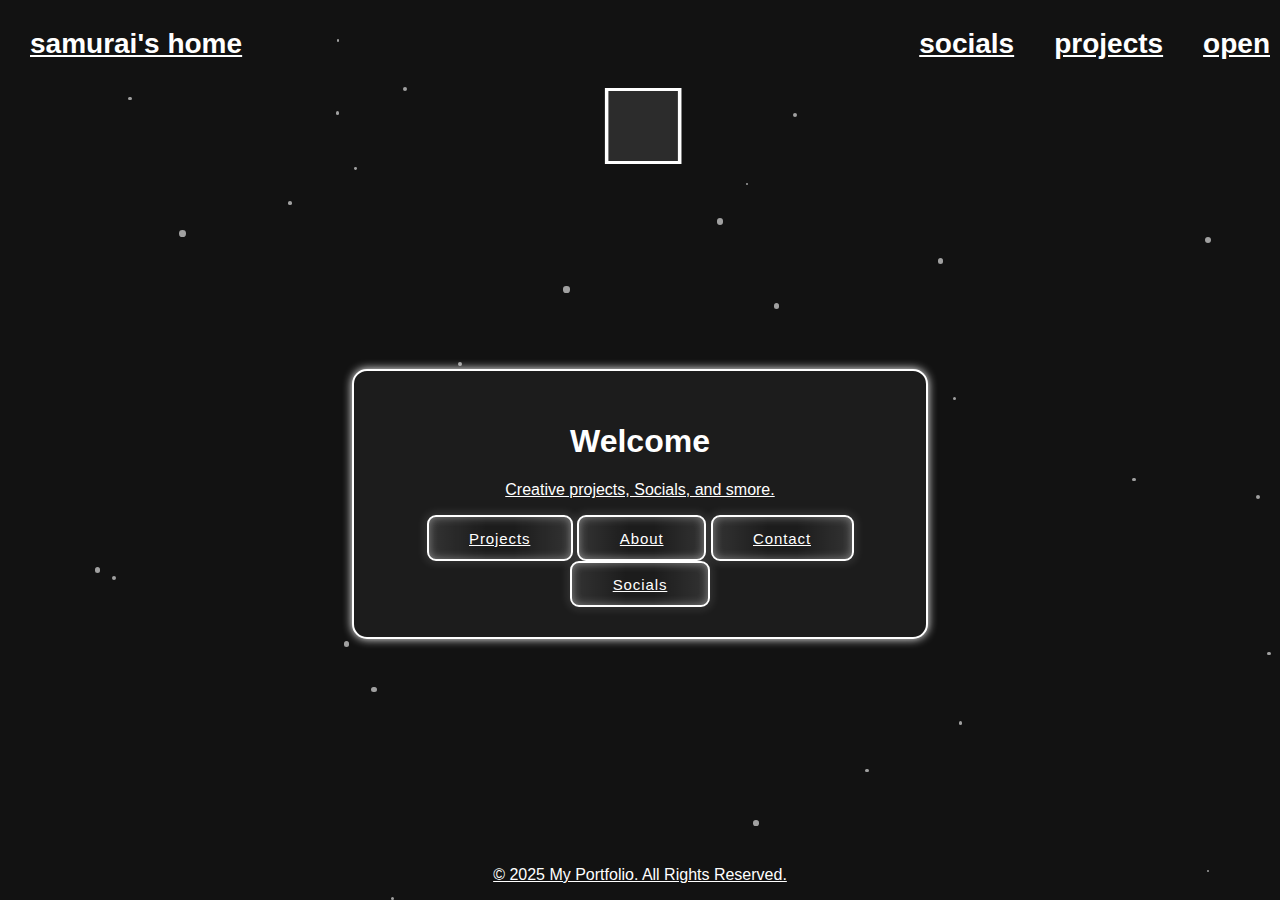
<file: index.html>
<!DOCTYPE html>
<html lang="en">
<head>
    <meta charset="UTF-8">
    <meta name="viewport" content="width=device-width, initial-scale=1.0">
    <title>Samurai's-Home</title>
    <link rel="stylesheet" href="styles.css">
    <link rel="icon" type="image/ico" href="1-65e928f4.ico">
</head>
<body>

    <div id="particles"></div>

    <!-- Header Section -->

    <header>
        <a href="index.html"><p class="refresh">Samurai's Home</p></a>
         <nav>
           <ul>
            <li><a href="socails.html">Socials</a></li>
            <li><a href="https://uiverse.io/bociKond/wise-bat-13">Projects</a></li>
            <li><a onclick="openNav()">Open</a></li>

            
           </ul>
         </nav>
       </header>
       <div id="sideNav" class="sidenav">
        <a href="javascript:void(0)" class="closebtn" onclick="closeNav()">&times;</a>
        <a href="socails.html">Socials</a>
        <a href="#">Projects</a>
        <a href="Contact.html">Contact</a>
    </div>
    <div class="spinner">
        <div></div>
        <div></div>
        <div></div>
        <div></div>
        <div></div>
        <div></div>
      </div>

    <!-- Welcome Form -->
    <form class="form">
        <h1>Welcome</h1>
        <p>Creative projects, Socials, and smore.</p>
        <nav>
            
                <button><a href="#">Projects</a></button>
                <button><a href="#">About</a></button>
                <button><a href="#">Contact</a></button>
                <button><a href="socails.html">Socials</a></button>
        </nav>
    </form>

</body>
    <!-- Footer -->
    <footer>
        <p>&copy; 2025 My Portfolio. All Rights Reserved.</p>
    </footer>

    <script src="script.js"></script>


</html>
</file>
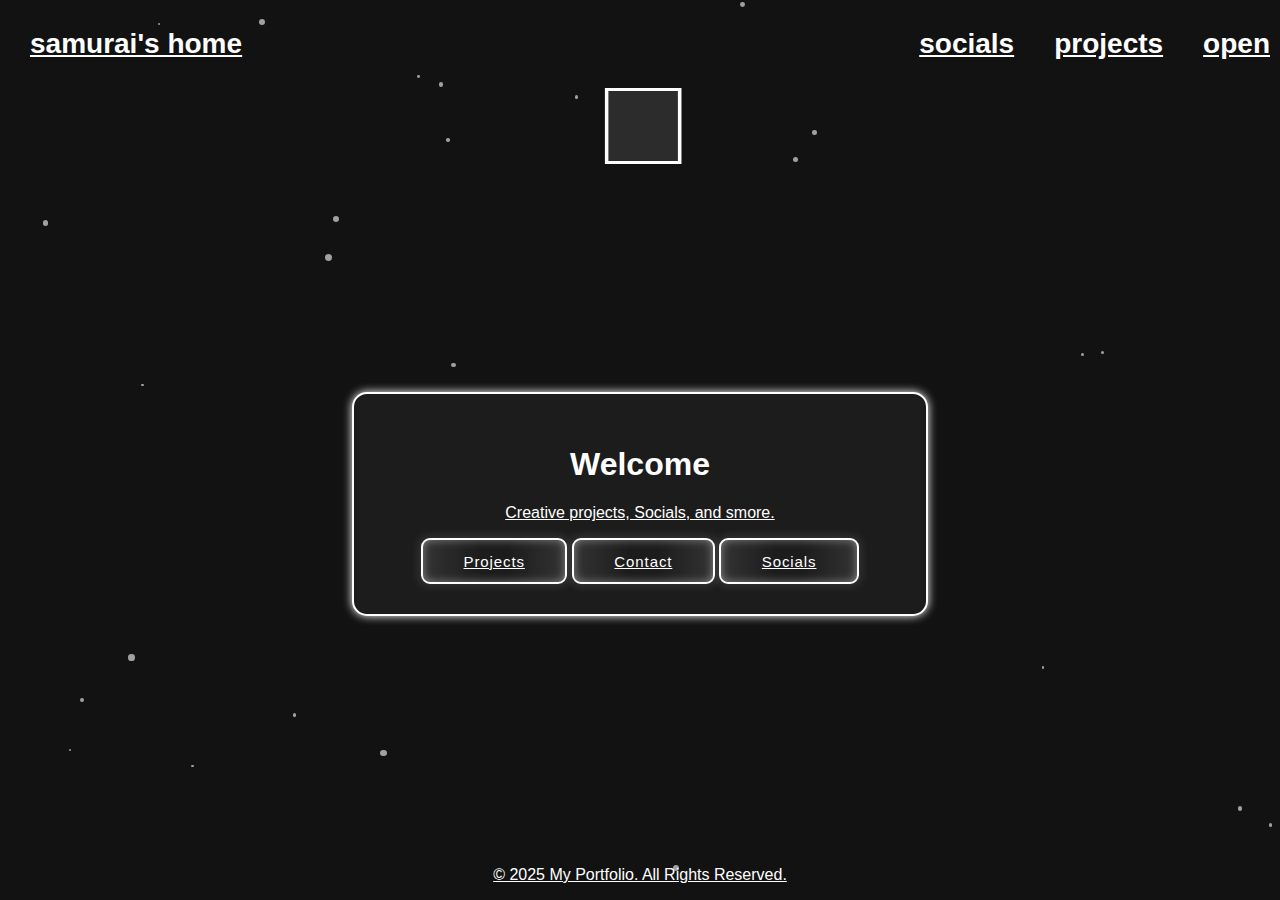
<file: Samrai-s-Home.io-main/index.html>
<!DOCTYPE html>
<html lang="en">
<head>
    <meta charset="UTF-8">
    <meta name="viewport" content="width=device-width, initial-scale=1.0">
    <title>Samurai's-Home</title>
    <link rel="stylesheet" href="styles.css">
    <link rel="icon" type="image/ico" href="1-65e928f4.ico">
</head>
<body>

    <div id="particles"></div>

    <!-- Header Section -->

    <header>
        <a href="index.html"><p class="refresh">Samurai's Home</p></a>
         <nav>
           <ul>
            <li><a href="socails.html">Socials</a></li>
            <li><a href="projects.html">Projects</a></li>
            <li><a onclick="openNav()">Open</a></li>

            
           </ul>
         </nav>
       </header>
       <div id="sideNav" class="sidenav">
        <a href="javascript:void(0)" class="closebtn" onclick="closeNav()">&times;</a>
        <a href="socails.html">Socials</a>
        <a href="projects.html">Projects</a>
        <a href="Contact.html">Contact</a>
    </div>
    <div class="spinner">
        <div></div>
        <div></div>
        <div></div>
        <div></div>
        <div></div>
        <div></div>
      </div>

    <!-- Welcome Form -->
    <form class="form">
        <h1>Welcome</h1>
        <p>Creative projects, Socials, and smore.</p>
        <nav>
            
                <button><a href="projects.html">Projects</a></button>
                <button><a href="Contact.html">Contact</a></button>
                <button><a href="socails.html">Socials</a></button>
        </nav>
    </form>

</body>
    <!-- Footer -->
    <footer>
        <p>&copy; 2025 My Portfolio. All Rights Reserved.</p>
    </footer>

    <script src="script.js"></script>


</html>
</file>
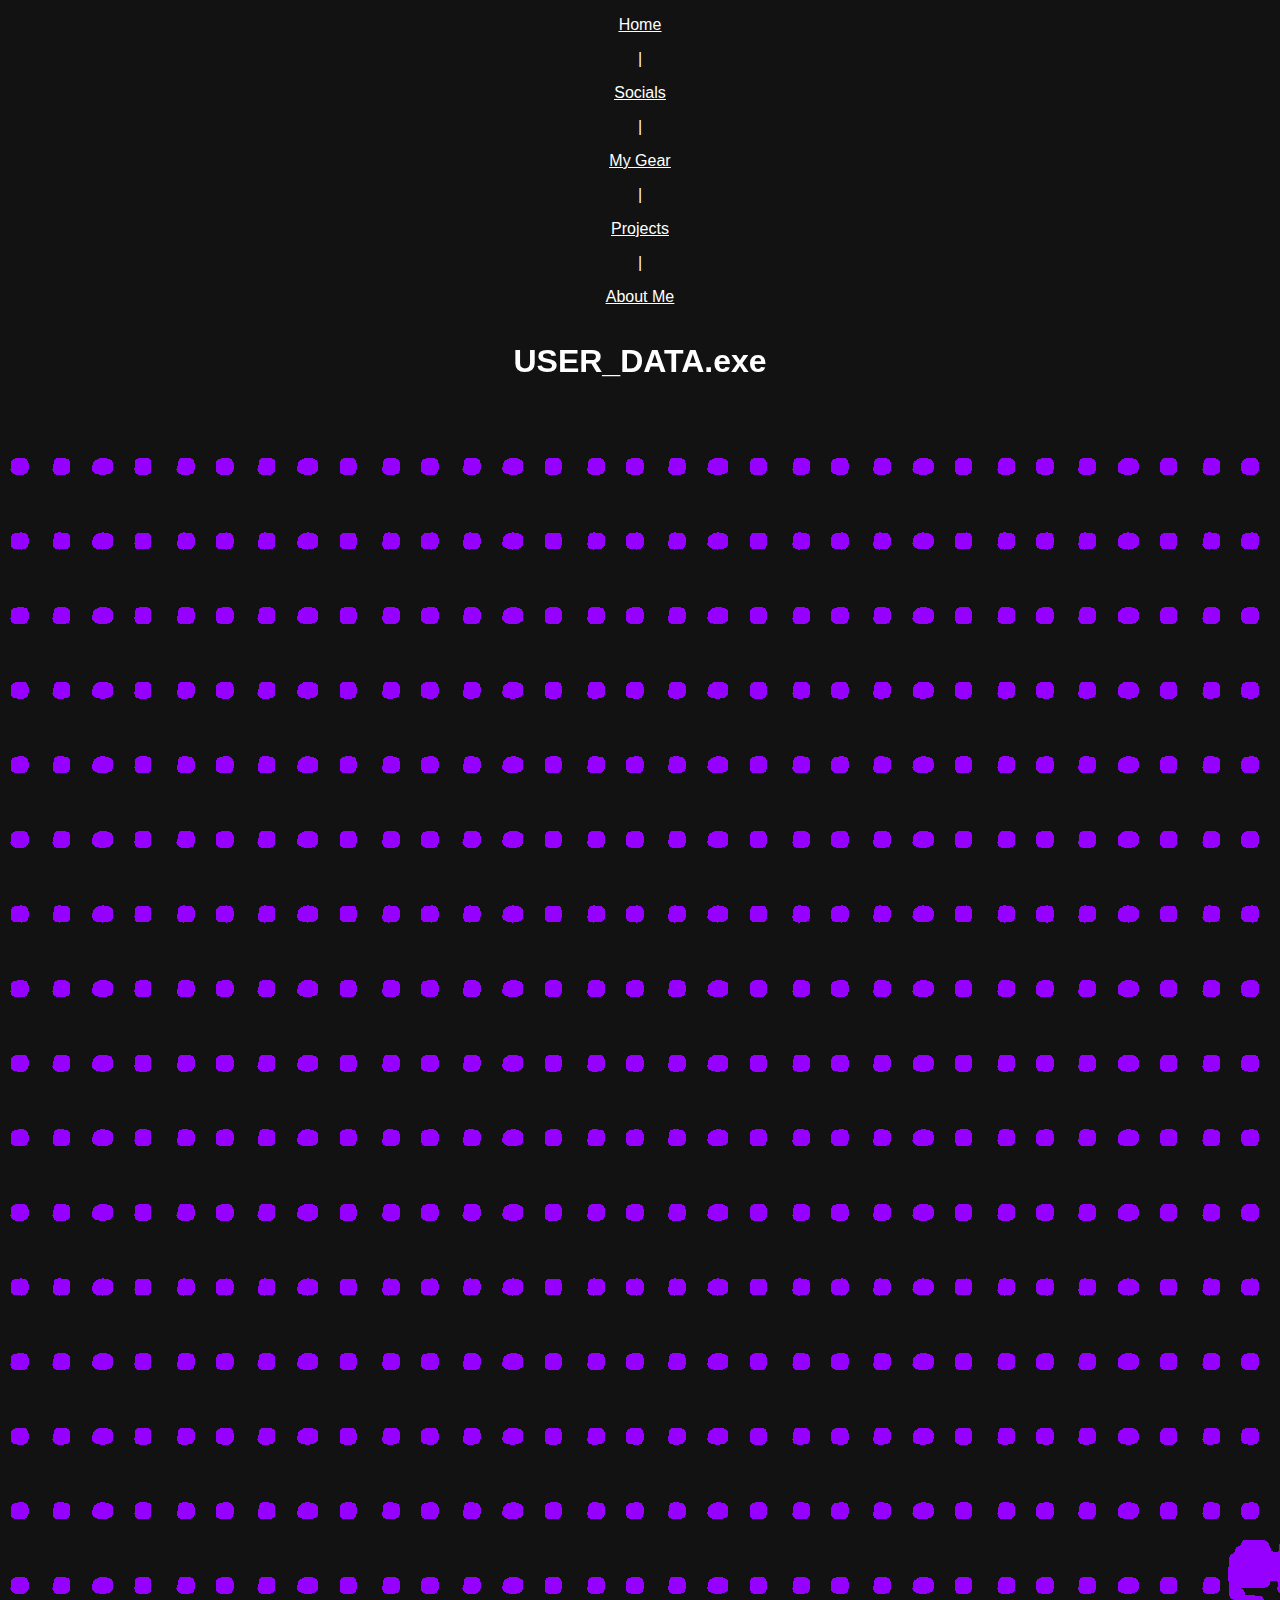
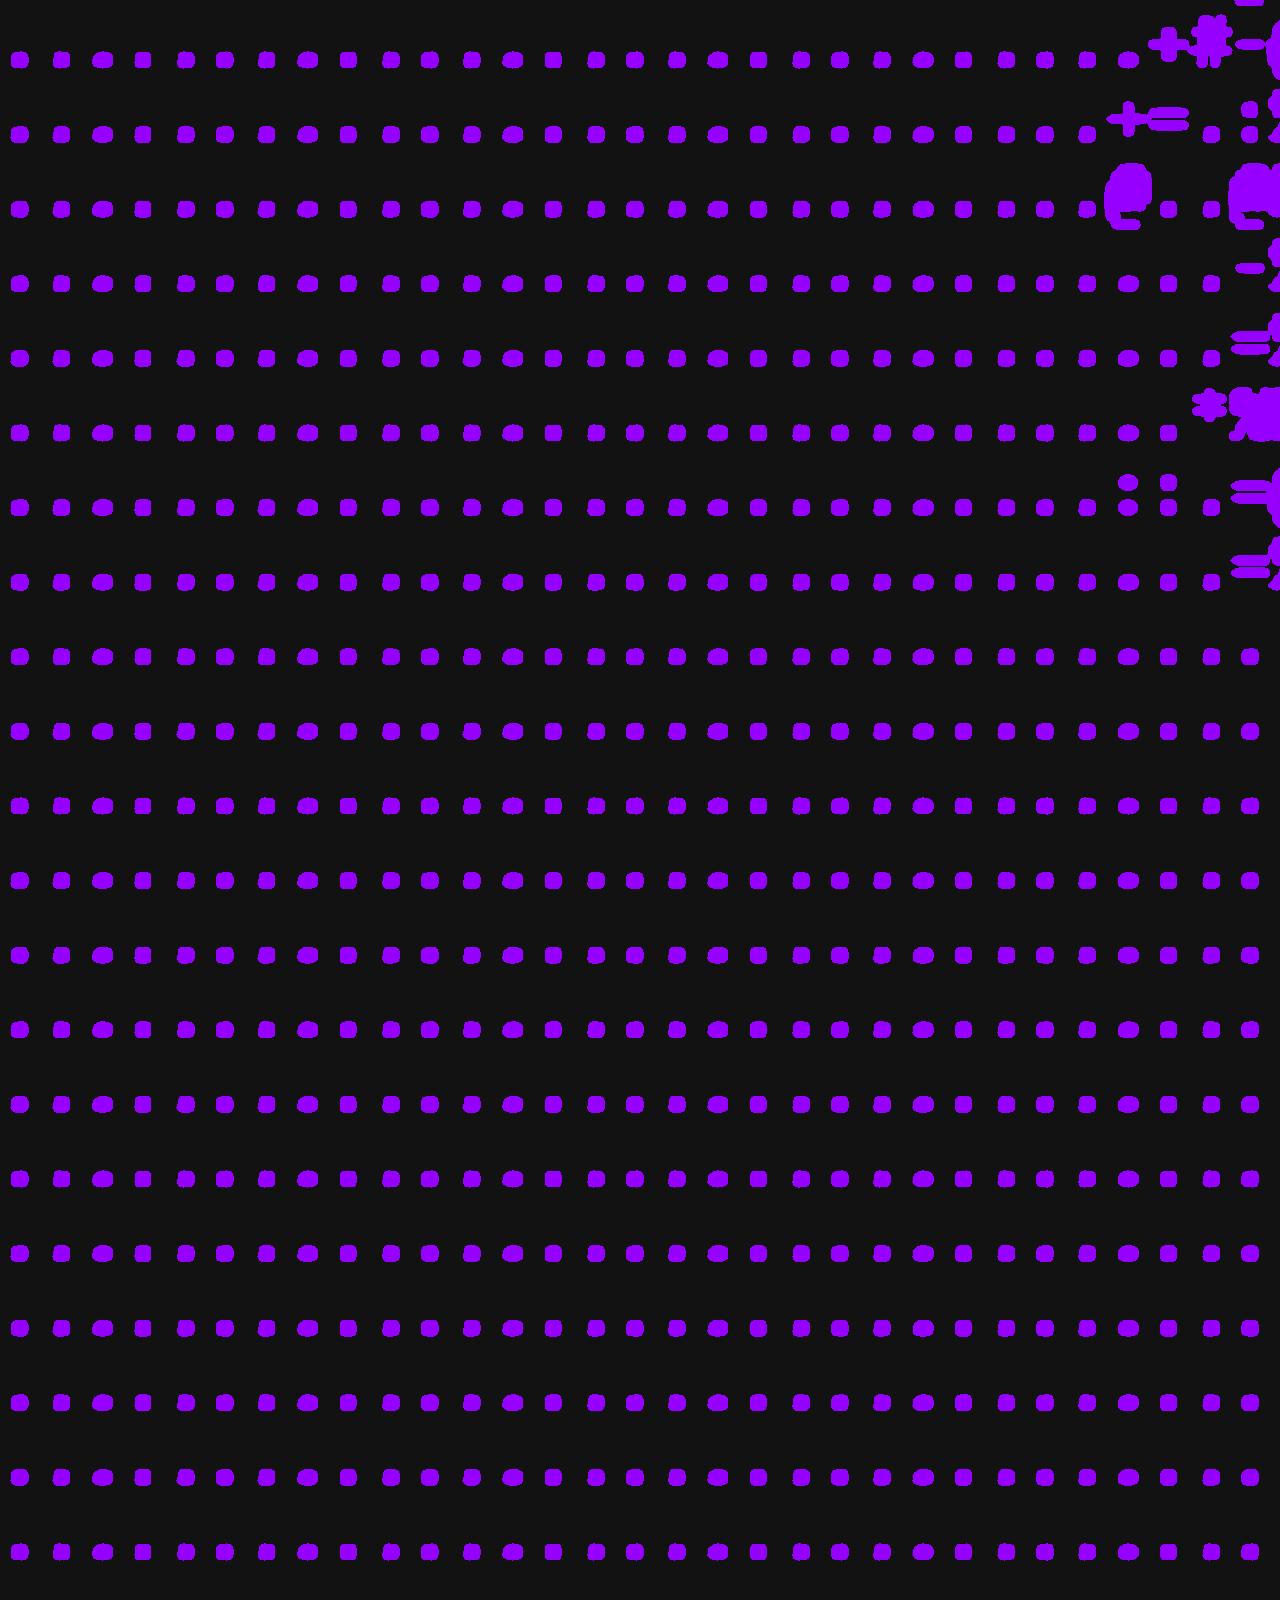
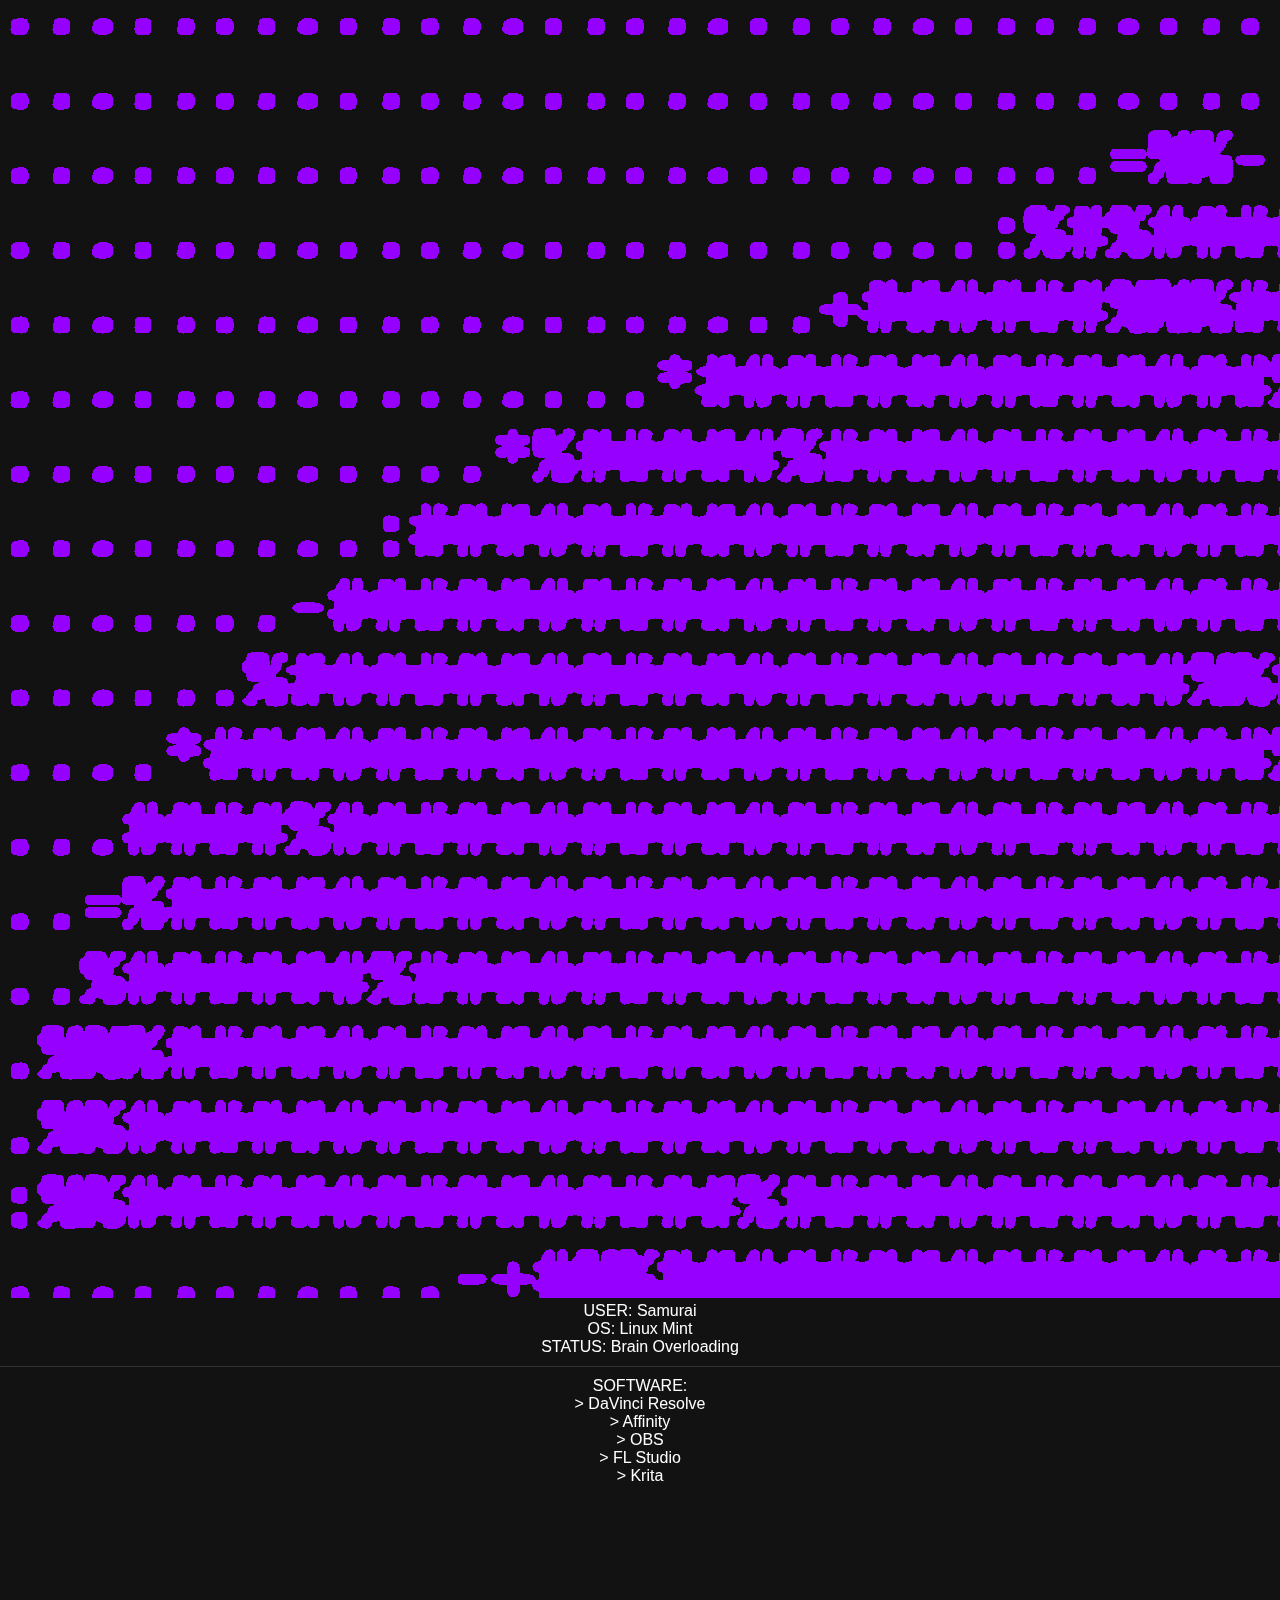
<file: about.html>
<!DOCTYPE html>
<html lang="en">
<head>
  <meta charset="utf-8" />
  <meta name="viewport" content="width=device-width,initial-scale=1" />
  <title>About - Samurai's Terminal</title>
  <link rel="stylesheet" href="styles.css">
  <link rel="preconnect" href="https://fonts.googleapis.com">
  <link rel="preconnect" href="https://fonts.gstatic.com" crossorigin>
  <link href="https://fonts.googleapis.com/css2?family=Share+Tech+Mono&display=swap" rel="stylesheet">
  <link href="https://unpkg.com/aos@2.3.1/dist/aos.css" rel="stylesheet">
</head>
<body>
  <div class="options">
    <a href="index.html"><p>Home</p></a>
    <p>|</p>
    <a href="socials.html"><p>Socials</p></a>
    <p>|</p>
    <a href="gear.html"><p>My Gear</p></a>
    <p>|</p>
    <a href="projects.html"><p>Projects</p></a>
    <p>|</p>
    <a href="about.html"><p>About Me</p></a>
  </div>

  <h1 data-aos="fade-down" style="text-align:center;">USER_DATA.exe</h1>

  <div class="about-container">
    <aside class="system-info" data-aos="fade-right">
      <img src="Untitled.png" alt="ASCII Persona" class="persona-img">
      
      <div class="info-readout">
        <div class="info-line"><span class="label">USER:</span> Samurai</div>
        <div class="info-line"><span class="label">OS:</span> Linux Mint</div>
        <div class="info-line"><span class="label">STATUS:</span> Brain Overloading</div>
        <hr style="border:0; border-top: 1px solid #333; margin: 10px 0;">
        <div class="info-line"><span class="label">SOFTWARE:</span></div>
        <div class="info-line">> DaVinci Resolve</div>
        <div class="info-line">> Affinity</div>
        <div class="info-line">> OBS</div>
        <div class="info-line">> FL Studio</div>
        <div class="info-line">> Krita</div>
      </div>
    </aside>

    <main data-aos="fade-left">
      
      <details>
        <summary>> CORE_HOBBIES</summary>
        <div class="dropdown-content">
          <ul class="skill-list">
            <li>Drumming (Church Band)</li>
            <li>Drawing (Traditional & Digital)</li>
            <li>Graphic Design</li>
            <li>Photography & Videography</li>
            <li>Video Editing</li>
            <li>Content Creation (YT/Twitch)</li>
            <li>Skateboarding & Parkour</li>
            <li>Music Production</li>
          </ul>
        </div>
      </details>

      <details>
        <summary>> AUDIO_INFLUENCE</summary>
        <div class="dropdown-content">
          <p><span class="label">GENRES:</span> Breakcore, Hip Hop, Math Rock, Rock, Midwest Emo, Pop</p>
          <p><span class="label">ARTISTS:</span></p>
          <span class="tag">Twenty One Pilots</span> <span class="tag">Tyler, The Creator</span> 
          <span class="tag">Daniel Caesar</span> <span class="tag">1nonly</span> 
          <span class="tag">MF DOOM</span> <span class="tag">Laufey</span> 
          <span class="tag">Billie Eilish</span> <span class="tag">Steve Lacy</span> 
          <span class="tag">Glaive</span> <span class="tag">Aldn</span> <span class="tag">TV Girl</span>
        </div>
      </details>

      <details>
        <summary>> AESTHETIC_PROFILE</summary>
        <div class="dropdown-content">
          <p>Nature / Cyberpunk: Dark wood textures, fake plants, and deep purple/green color combinations. A mix of organic and digital atmosphere.</p>
        </div>
      </details>

      <p style="text-align: center; color: #555; font-family: 'Share Tech Mono'; margin-top: 20px;">
        "Obsessed with being me. Why Should I Be Scared?"
      </p>
    </main>
  </div>

  <div class="footer-card" data-aos="fade-up">
    <h3>Connect</h3>
    <div class="social-links">
      <a href="https://www.youtube.com/@NFCSAMURAI/" target="_blank">YouTube</a>
      <a href="https://www.instagram.com/nfcsamurai.official/" target="_blank">Instagram</a>
      <a href="https://www.twitch.tv/nfcronin" target="_blank">Twitch</a>
      <a href="https://www.discord.gg/nfcsamurai" target="_blank">Discord</a>
    </div>
    <p>&copy; 2026 Samurai's Terminal. All rights reserved.</p>
    <form action="https://formspree.io/f/xgonarey" method="POST">
      <label>
        Your email:
        <input type="email" name="email" required>
      </label>
      <label>
        Your message:
        <textarea name="message" required></textarea>
      </label>
      <button type="submit">Send</button>
    </form>
  </div>
  
  <script src="https://unpkg.com/aos@2.3.1/dist/aos.js"></script>
  <script src="script.js" defer></script>
  <script>
    AOS.init({
      duration: 1000,
      offset: 100,
      easing: 'ease-out-cubic'
    });
  </script>
</body>

</html>
</file>
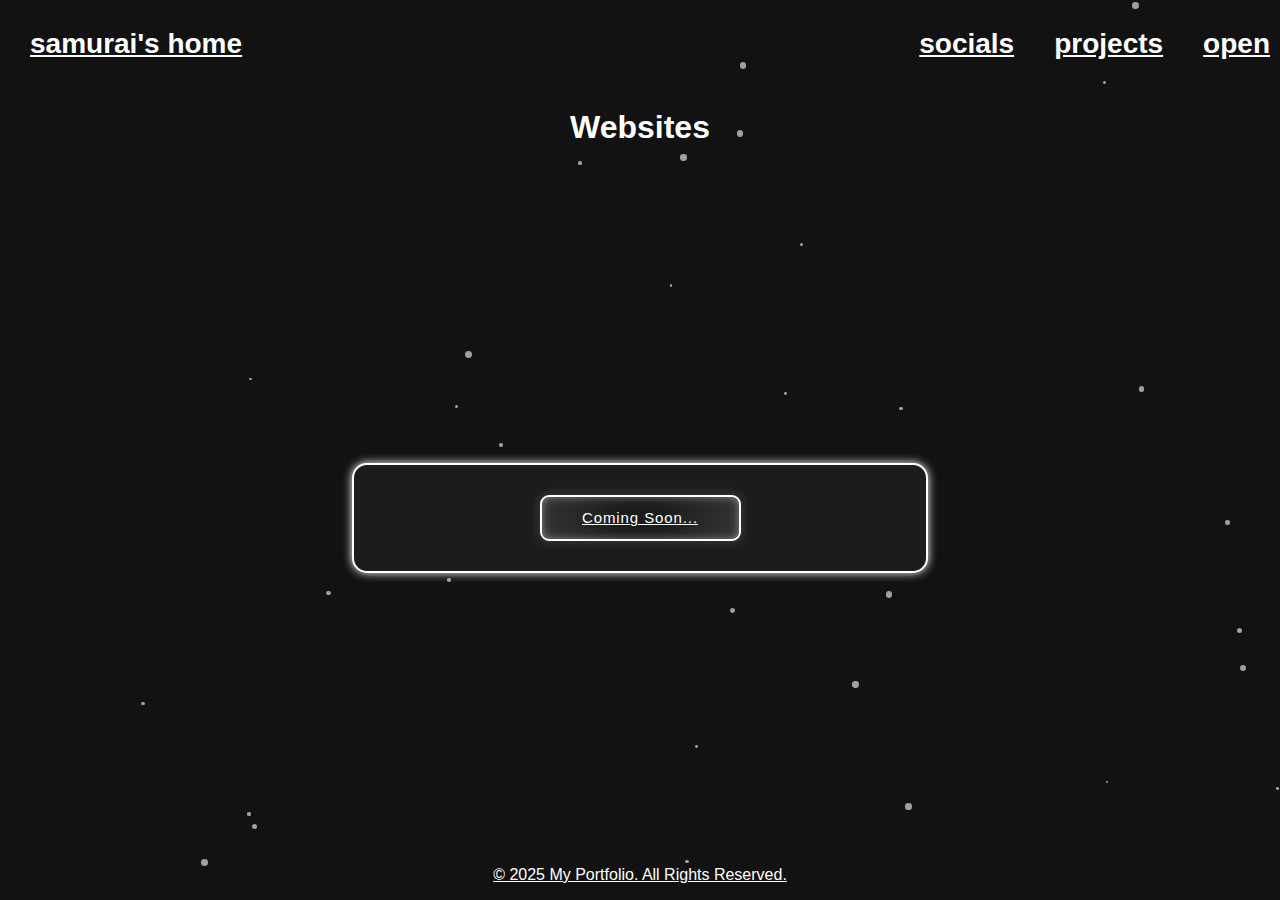
<file: batch.html>
<!DOCTYPE html>
<html lang="en">
<head>
    <meta charset="UTF-8">
    <meta name="viewport" content="width=device-width, initial-scale=1.0">
    <title>Samurai's-Home</title>
    <link rel="stylesheet" href="styles.css">
    <link rel="icon" type="image/ico" href="1-65e928f4.ico">
</head>
<body>

    <div id="particles"></div>

    <!-- Header Section -->

    <header>
        <a href="index.html"><p class="refresh">Samurai's Home</p></a>
         <nav>
           <ul>
            <li><a href="socails.html">Socials</a></li>
            <li><a href="projects.html">Projects</a></li>
            <li><a onclick="openNav()">Open</a></li>

            
           </ul>
         </nav>
       </header>
       <div id="sideNav" class="sidenav">
        <a href="javascript:void(0)" class="closebtn" onclick="closeNav()">&times;</a>
        <a href="socails.html">Socials</a>
        <a href="projects.html">Projects</a>
        <a href="Contact.html">Contact</a>
    </div>
    
<h1>Websites</h1>
<br>
<form class="form">
    
    <nav>
            <button><a href="index.html">Coming Soon...</a></button>
    </nav>
</form>




</body>
    <!-- Footer -->
    <footer>
        <p>&copy; 2025 My Portfolio. All Rights Reserved.</p>
    </footer>

    <script src="script.js"></script>


</html>
</file>
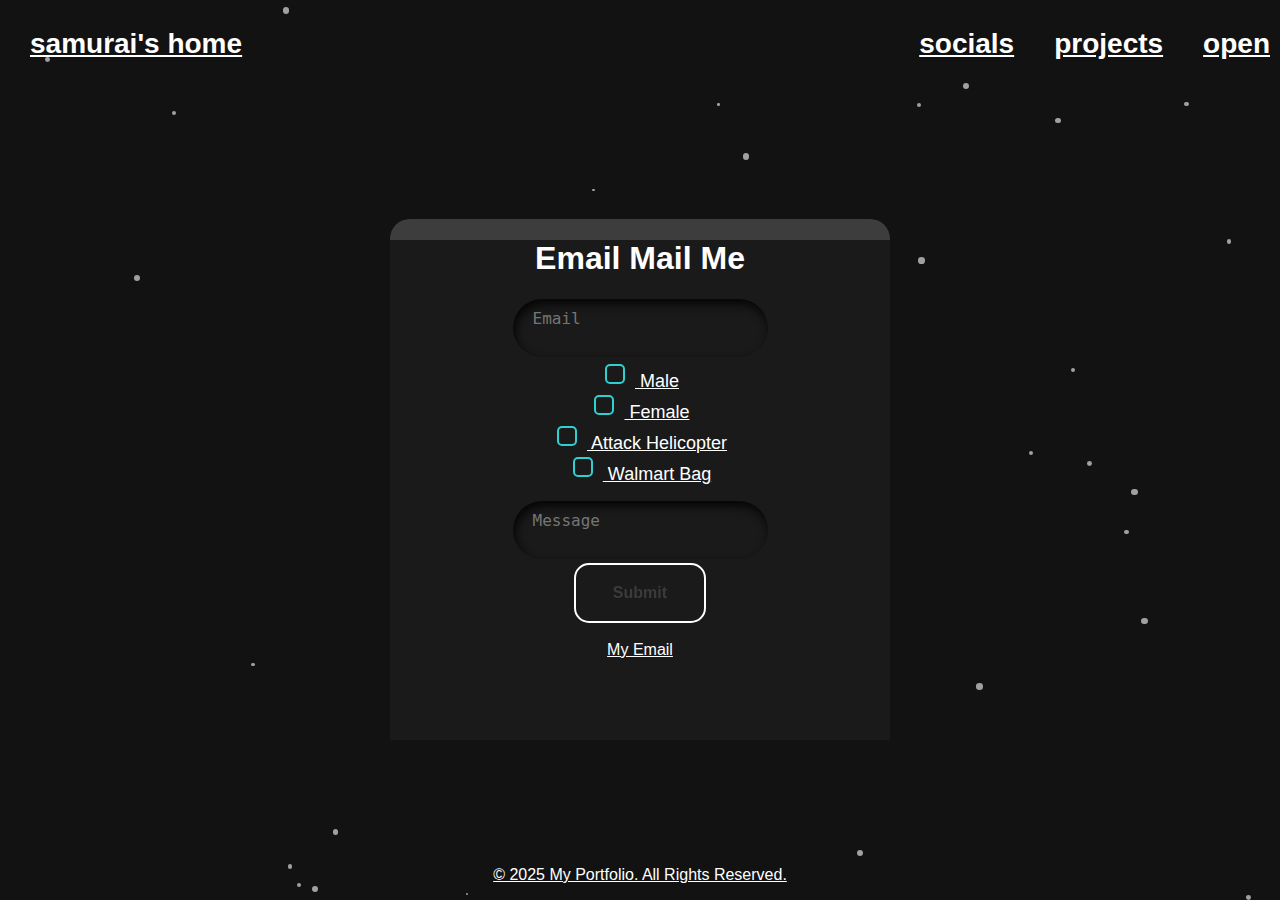
<file: Contact.html>
<!DOCTYPE html>
<html lang="en">
<head>
    <meta charset="UTF-8">
    <meta name="viewport" content="width=device-width, initial-scale=1.0">
    <title>Samurai's-Contact</title>
    <link rel="stylesheet" href="styles.css">
    <link rel="icon" type="image/ico" href="1-65e928f4.ico">
</head>
<body>

    <div id="particles"></div>

    <!-- Header Section -->

    <header>
        <a href="index.html"><p class="refresh">Samurai's Home</p></a>
         <nav>
           <ul>
            <li><a href="socails.html">Socials</a></li>
            <li><a href="https://uiverse.io/bociKond/wise-bat-13">Projects</a></li>
            <li><a onclick="openNav()">Open</a></li>

            
           </ul>
         </nav>
       </header>
       <div id="sideNav" class="sidenav">
        <a href="javascript:void(0)" class="closebtn" onclick="closeNav()">&times;</a>
        <a href="socails.html">Socials</a>
        <a href="#">Projects</a>
        <a href="Contact.html">Contact</a>
       </div>

</body>



<div class="card">
    <div class="card2">

        <h1>Email Mail Me</h1>
<p class="mid">
        <textarea placeholder="Email"></textarea>
        <br>
        
<label class="cyberpunk-checkbox-label">
    <input type="checkbox" class="cyberpunk-checkbox">
    Male</label>
<br>
    <label class="cyberpunk-checkbox-label">
        <input type="checkbox" class="cyberpunk-checkbox">
        Female</label>
<br>
        <label class="cyberpunk-checkbox-label">
            <input type="checkbox" class="cyberpunk-checkbox">
            Attack Helicopter</label>
<br>
            <label class="cyberpunk-checkbox-label">
                <input type="checkbox" class="cyberpunk-checkbox">
                Walmart Bag</label>
<br>

        <form action="https://api.web3forms.com/submit" method="POST">
            <input type="hidden" name="access_key" value="3f8788e0-aa8e-416e-813d-83259e0515c5">
            <textarea name="message" placeholder="Message" required></textarea>
            <br>
            <input class="submit" type="submit">
<br>
<br>
            <a href="https://mail.google.com/mail/?view=cm&fs=1&to=omegaonscratch@gmail.com">My Email</a>
          </form>
</p>
    </div>
  </div>

    <!-- Footer -->
    <footer>
        <p>&copy; 2025 My Portfolio. All Rights Reserved.</p>
    </footer>

    <script src="script.js"></script>


</html>
</file>
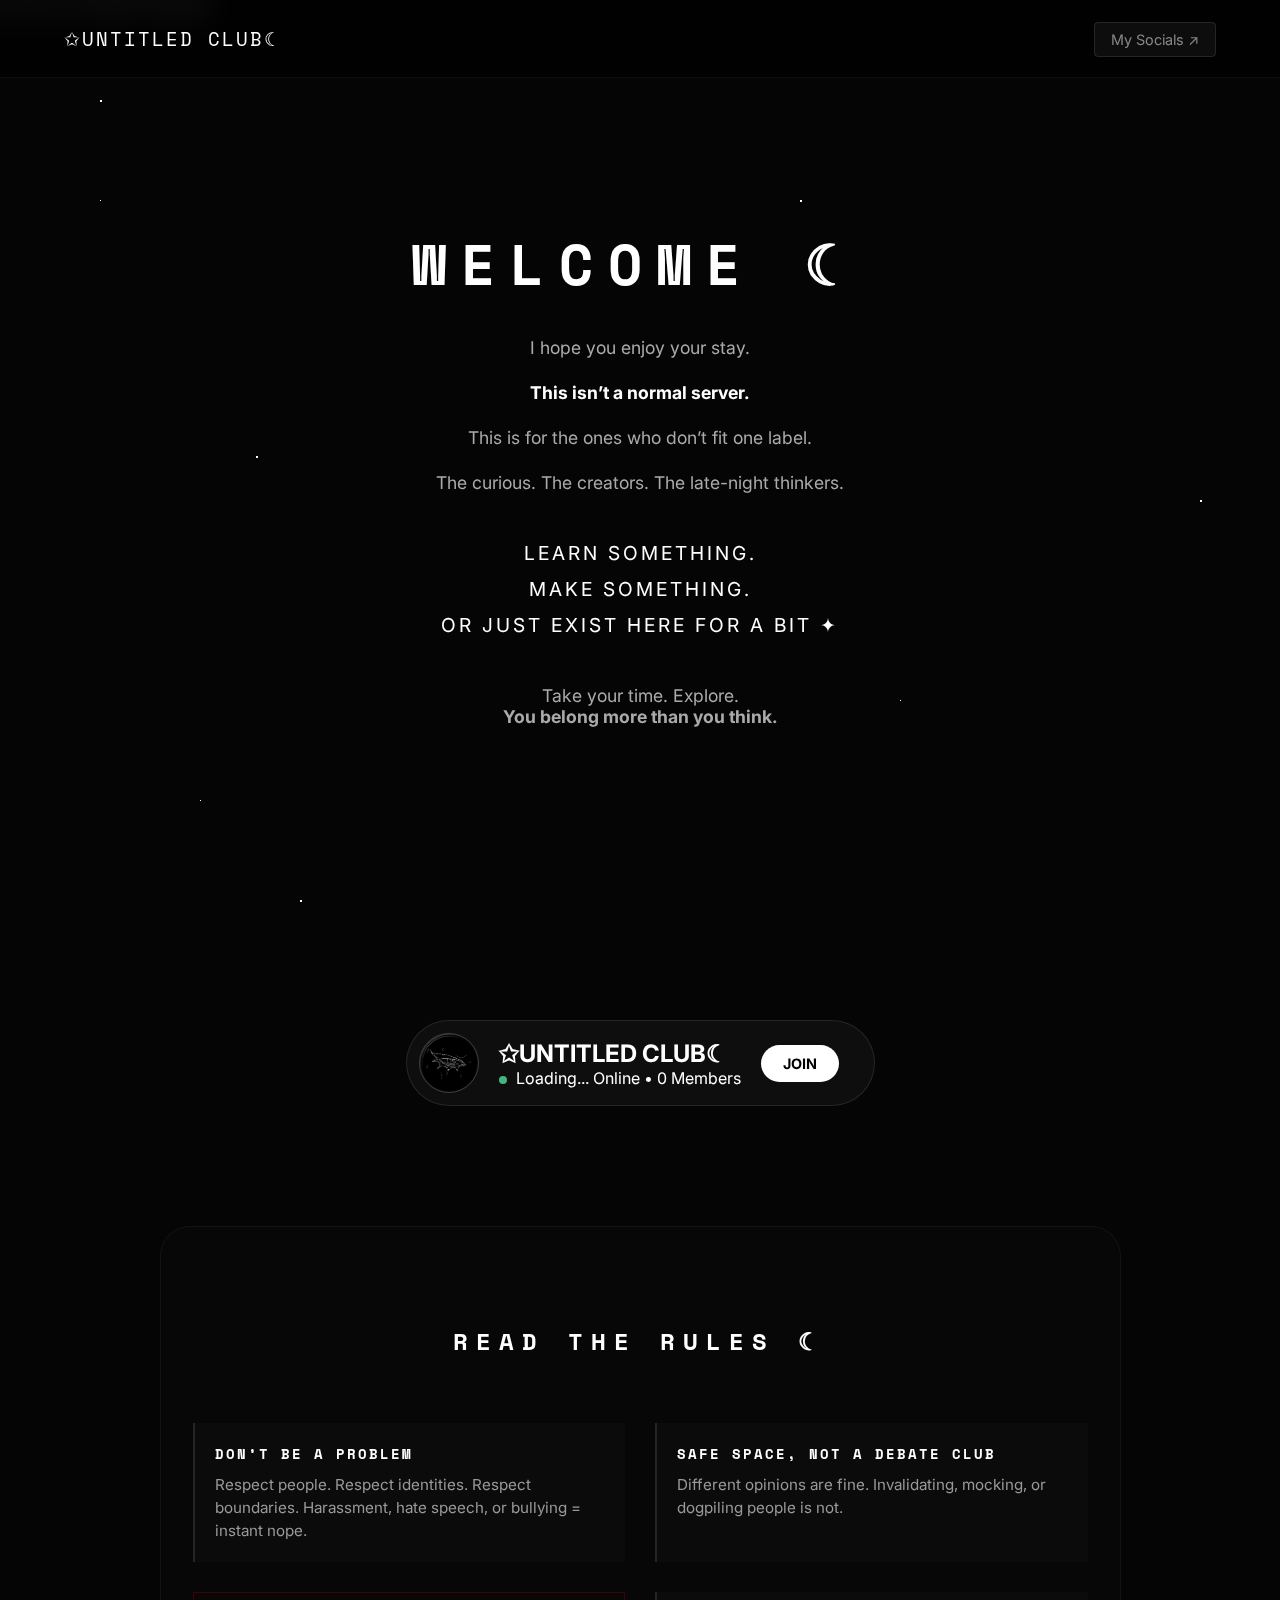
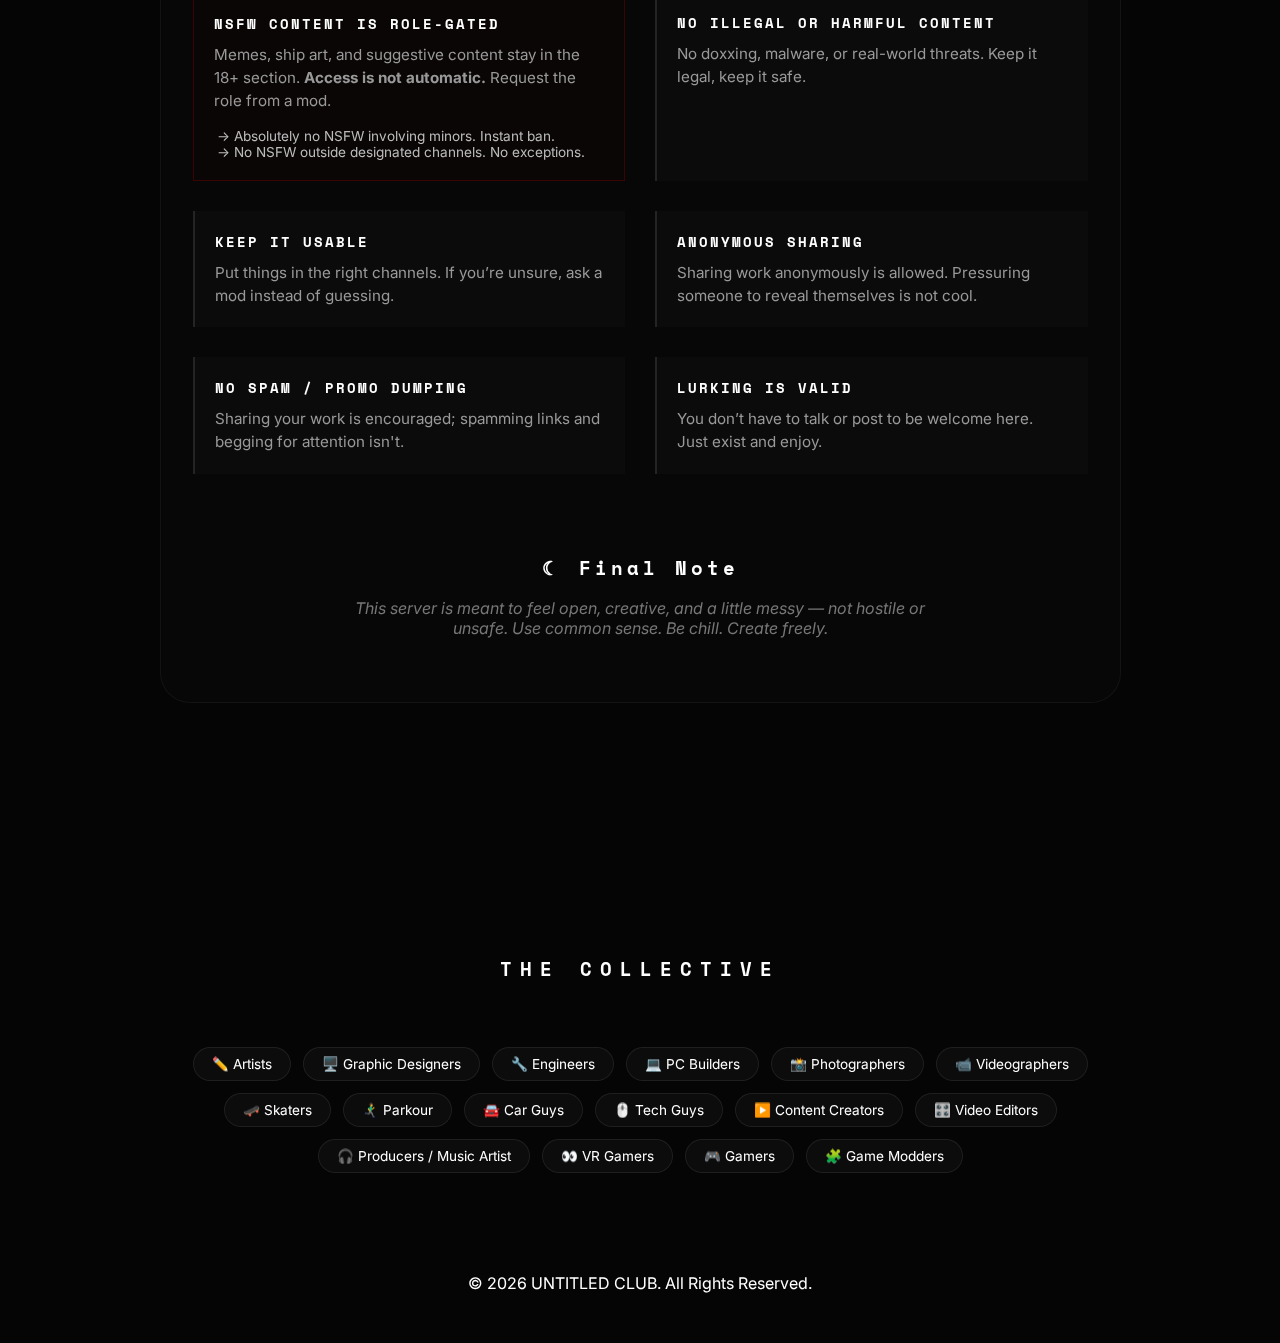
<file: discord.html>
<!DOCTYPE html>
<html lang="en">
<head>
    <meta charset="UTF-8">
    <meta name="viewport" content="width=device-width, initial-scale=1.0">
    <title>Untitled Club | The Creative Hub</title>
    <link rel="stylesheet" href="disstyle.css">
        <meta charset="UTF-8">
    <meta name="viewport" content="width=device-width, initial-scale=1.0">
    <script src="disscript.js" defer></script>
    <link href="https://fonts.googleapis.com/css2?family=Space+Mono&family=Inter:wght@300;700&display=swap" rel="stylesheet">
</head>
<body>

    <div id="stars"></div>
    <div id="stars2"></div>

    <nav>
        <div class="logo">✩UNTITLED CLUB☾</div>
        <div class="nav-right">
        <ul class="nav-links">
            <li><a href="https://samurai-home.space" class="social-tab">My Socials ↗</a></li>
        </ul>
    </div>
    </nav>

    <header class="hero">
        <div class="hero-content">
                <p class="subtitle">A Hub for the Multi-Talented.</p>
        </div>
    </header>

   <section id="welcome" class="hero-section">
    <div class="hero-content">
        
        <h1 class="welcome-title">WELCOME ☾</h1>
        
        <div class="welcome-body">
            <p class="fade-in">I hope you enjoy your stay.</p>
            
            <p class="emphasis">This isn’t a normal server.</p>
            <p>This is for the ones who don’t fit one label.</p>
            <p class="highlight">The curious. The creators. The late-night thinkers.</p>

            <div class="action-lines">
                <span>Learn something.</span>
                <span>Make something.</span>
                <span>Or just exist here for a bit ✦</span>
            </div>

            <p class="footer-note">Take your time. Explore.<br>
            <strong>You belong more than you think.</strong></p>
        </div>
    </div>
</section>


    <footer class="discord-footer">
    <div class="join-card">
        <div class="pfp-container">
            <img src="pfp.png" alt="Untitled Club Icon" class="server-pfp">
        </div>

        <div class="server-info">
            <h2 class="server-name">✩UNTITLED CLUB☾</h2>
     <div class="status-row">
    <span class="status-dot"></span>
    <span id="online-count">Loading...</span> Online 
    <span id="total-count">• 0 Members</span>
</div>
        </div>

        <a href="https://discord.gg/euPJ2KZhan" target="_blank" class="join-btn">JOIN</a>
    </div>

<section id="rules" class="rules-container">
    <div class="rules-card">
        <h2 class="section-title">READ THE RULES ☾</h2>
        
        <div class="rules-grid">
            <div class="rule-block">
                <h4>Don’t be a problem</h4>
                <p>Respect people. Respect identities. Respect boundaries. Harassment, hate speech, or bullying = instant nope.</p>
            </div>

            <div class="rule-block">
                <h4>Safe Space, Not a Debate Club</h4>
                <p>Different opinions are fine. Invalidating, mocking, or dogpiling people is not.</p>
            </div>

            <div class="rule-block highlight-border">
                <h4>NSFW Content is Role-Gated</h4>
                <p>Memes, ship art, and suggestive content stay in the 18+ section. <strong>Access is not automatic.</strong> Request the role from a mod.</p>
                <ul class="sub-list">
                    <li>Absolutely no NSFW involving minors. Instant ban.</li>
                    <li>No NSFW outside designated channels. No exceptions.</li>
                </ul>
            </div>

            <div class="rule-block">
                <h4>No Illegal or Harmful Content</h4>
                <p>No doxxing, malware, or real-world threats. Keep it legal, keep it safe.</p>
            </div>

            <div class="rule-block">
                <h4>Keep it Usable</h4>
                <p>Put things in the right channels. If you’re unsure, ask a mod instead of guessing.</p>
            </div>

            <div class="rule-block">
                <h4>Anonymous Sharing</h4>
                <p>Sharing work anonymously is allowed. Pressuring someone to reveal themselves is not cool.</p>
            </div>

            <div class="rule-block">
                <h4>No Spam / Promo Dumping</h4>
                <p>Sharing your work is encouraged; spamming links and begging for attention isn't.</p>
            </div>

            <div class="rule-block">
                <h4>Lurking is Valid</h4>
                <p>You don’t have to talk or post to be welcome here. Just exist and enjoy.</p>
            </div>
        </div>

        <div class="final-note">
            <h3>☾ Final Note</h3>
            <p>This server is meant to feel open, creative, and a little messy — not hostile or unsafe. Use common sense. Be chill. Create freely.</p>
        </div>
    </div>
</section>

    

    <section class="roles-section">
        <h3 class="section-title">THE COLLECTIVE</h3>
        <div class="role-grid" id="role-container">
            <div class="role-tag">✏️ Artists</div>
            <div class="role-tag">🖥️ Graphic Designers</div>
            <div class="role-tag">🔧 Engineers</div>
            <div class="role-tag">💻 PC Builders</div>
            <div class="role-tag">📸 Photographers</div>
            <div class="role-tag">📹 Videographers</div>
            <div class="role-tag">🛹 Skaters</div>
            <div class="role-tag">🏃‍♂️‍➡️ Parkour</div>
            <div class="role-tag">🚘 Car Guys</div>
            <div class="role-tag">🖱️ Tech Guys</div>
            <div class="role-tag">▶️ Content Creators</div>
            <div class="role-tag">🎛️ Video Editors</div>
            <div class="role-tag">🎧 Producers / Music Artist</div>
            <div class="role-tag">👀 VR Gamers</div>
            <div class="role-tag">🎮 Gamers</div>
            <div class="role-tag">🧩 Game Modders</div>
        </div>
    </section>
    <p class="copyright">© 2026 UNTITLED CLUB. All Rights Reserved.</p>
</footer>

</body>
</html>
</file>
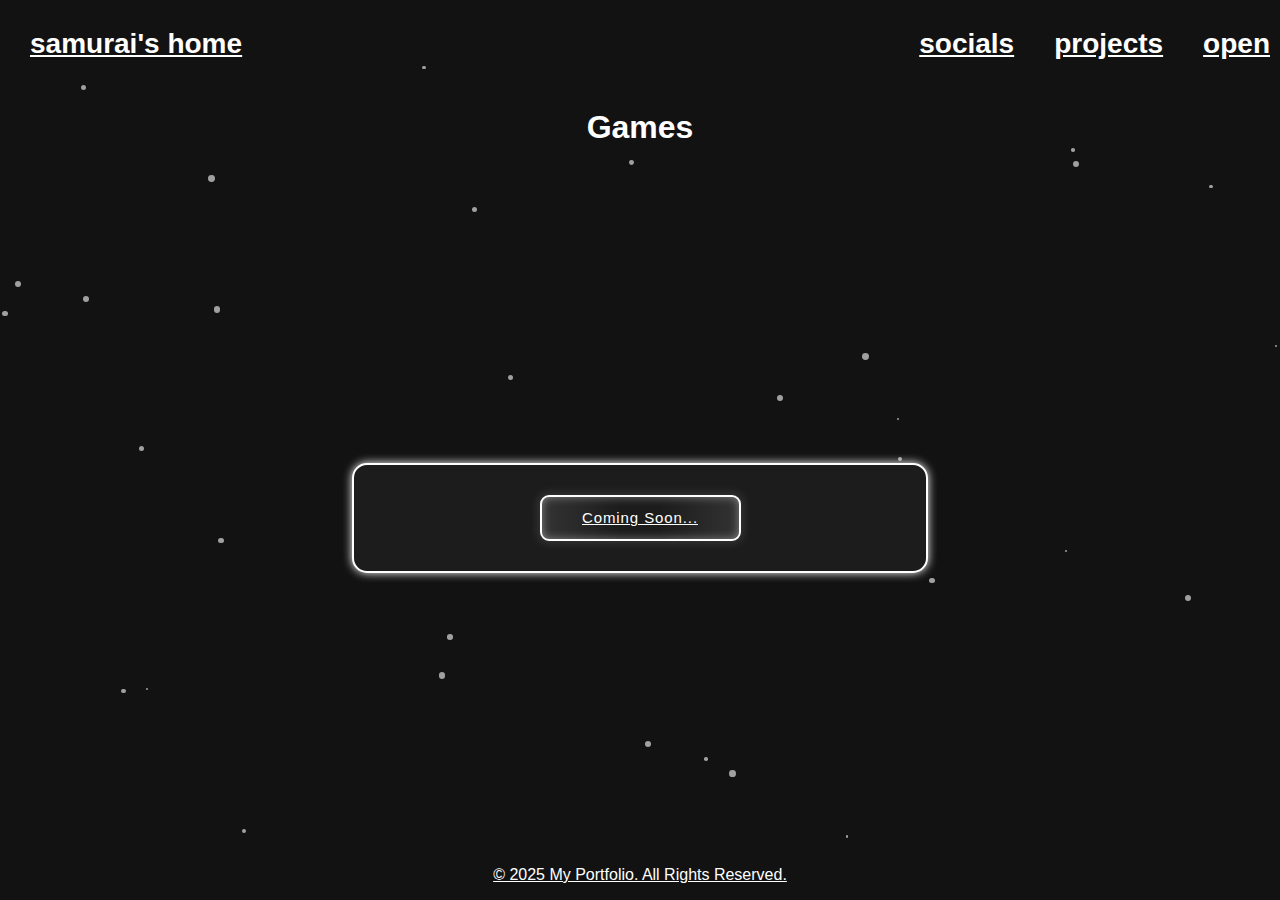
<file: games.html>
<!DOCTYPE html>
<html lang="en">
<head>
    <meta charset="UTF-8">
    <meta name="viewport" content="width=device-width, initial-scale=1.0">
    <title>Samurai's-Home</title>
    <link rel="stylesheet" href="styles.css">
    <link rel="icon" type="image/ico" href="1-65e928f4.ico">
</head>
<body>

    <div id="particles"></div>

    <!-- Header Section -->

    <header>
        <a href="index.html"><p class="refresh">Samurai's Home</p></a>
         <nav>
           <ul>
            <li><a href="socails.html">Socials</a></li>
            <li><a href="projects.html">Projects</a></li>
            <li><a onclick="openNav()">Open</a></li>

            
           </ul>
         </nav>
       </header>
       <div id="sideNav" class="sidenav">
        <a href="javascript:void(0)" class="closebtn" onclick="closeNav()">&times;</a>
        <a href="socails.html">Socials</a>
        <a href="projects.html">Projects</a>
        <a href="Contact.html">Contact</a>
    </div>
    
<h1>Games</h1>
<br>
<form class="form">
    
    <nav>
            <button><a href="index.html">Coming Soon...</a></button>
    </nav>
</form>




</body>
    <!-- Footer -->
    <footer>
        <p>&copy; 2025 My Portfolio. All Rights Reserved.</p>
    </footer>

    <script src="script.js"></script>


</html>
</file>
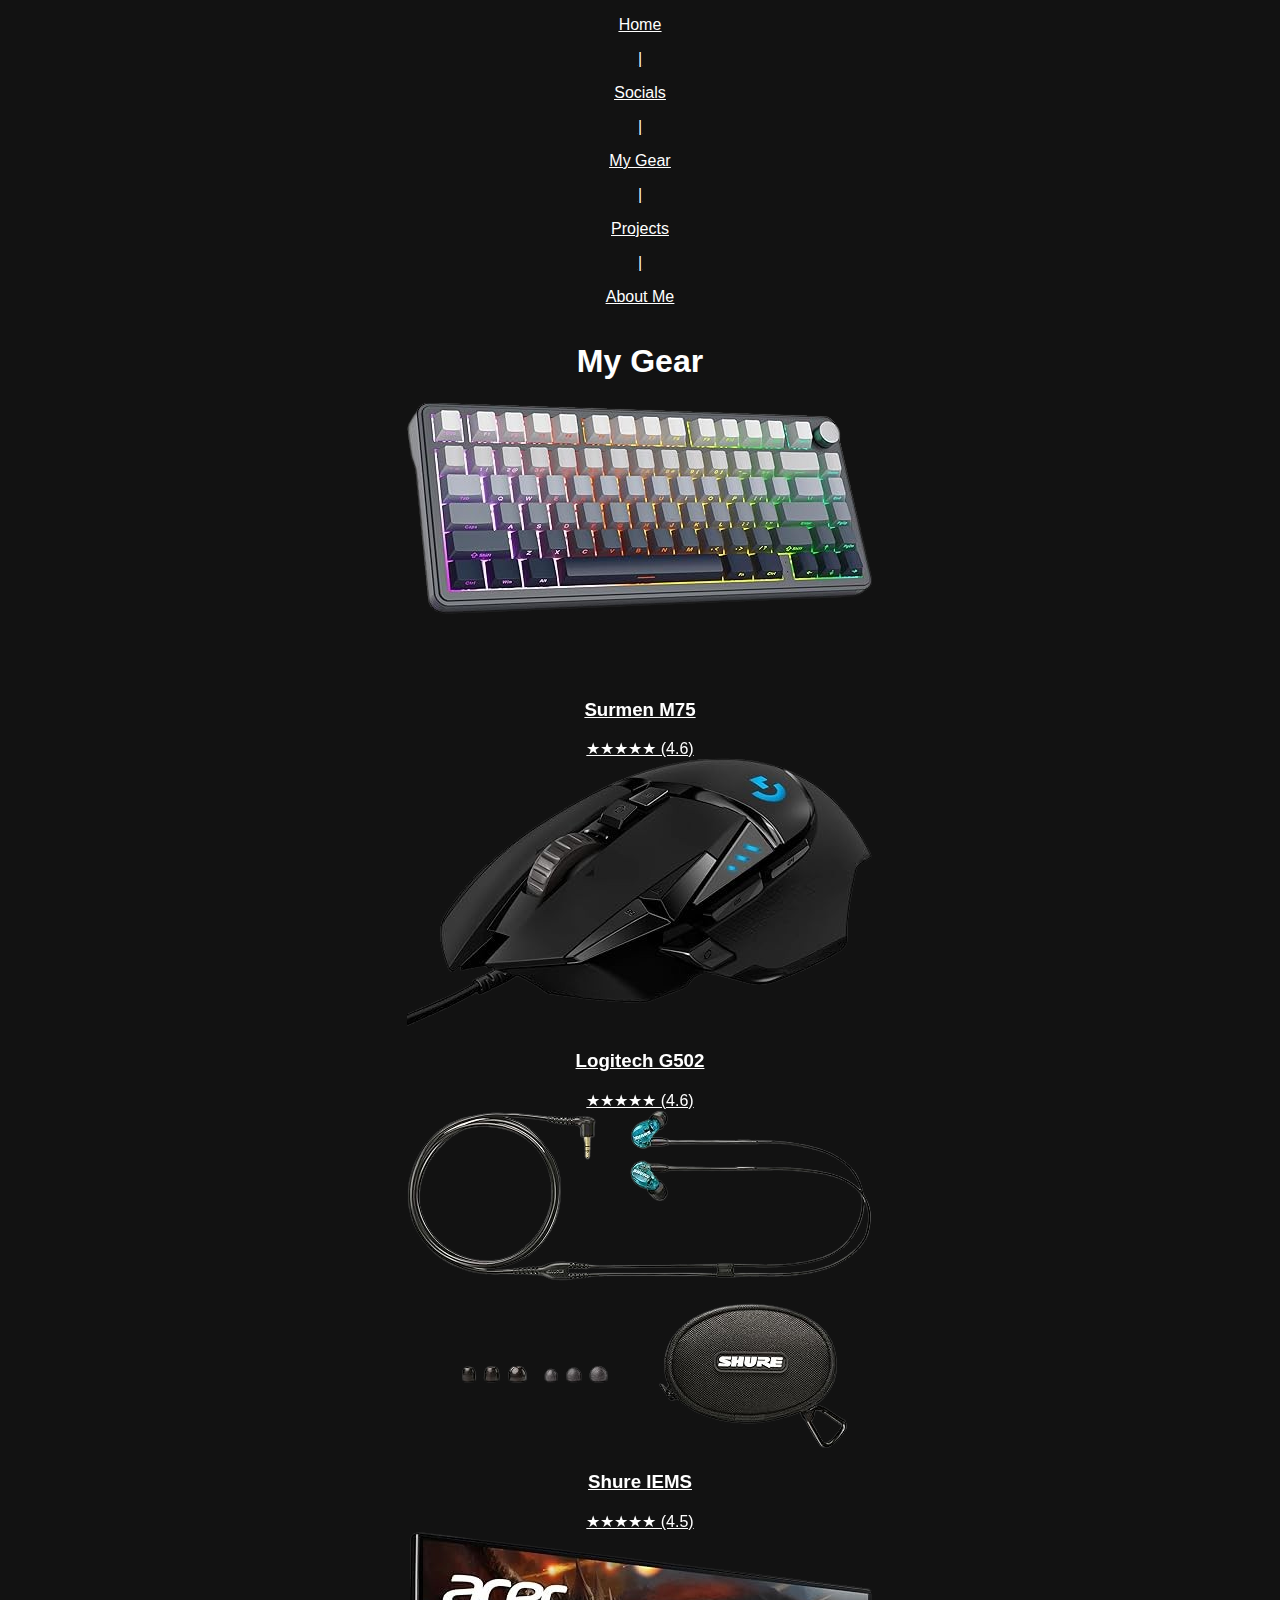
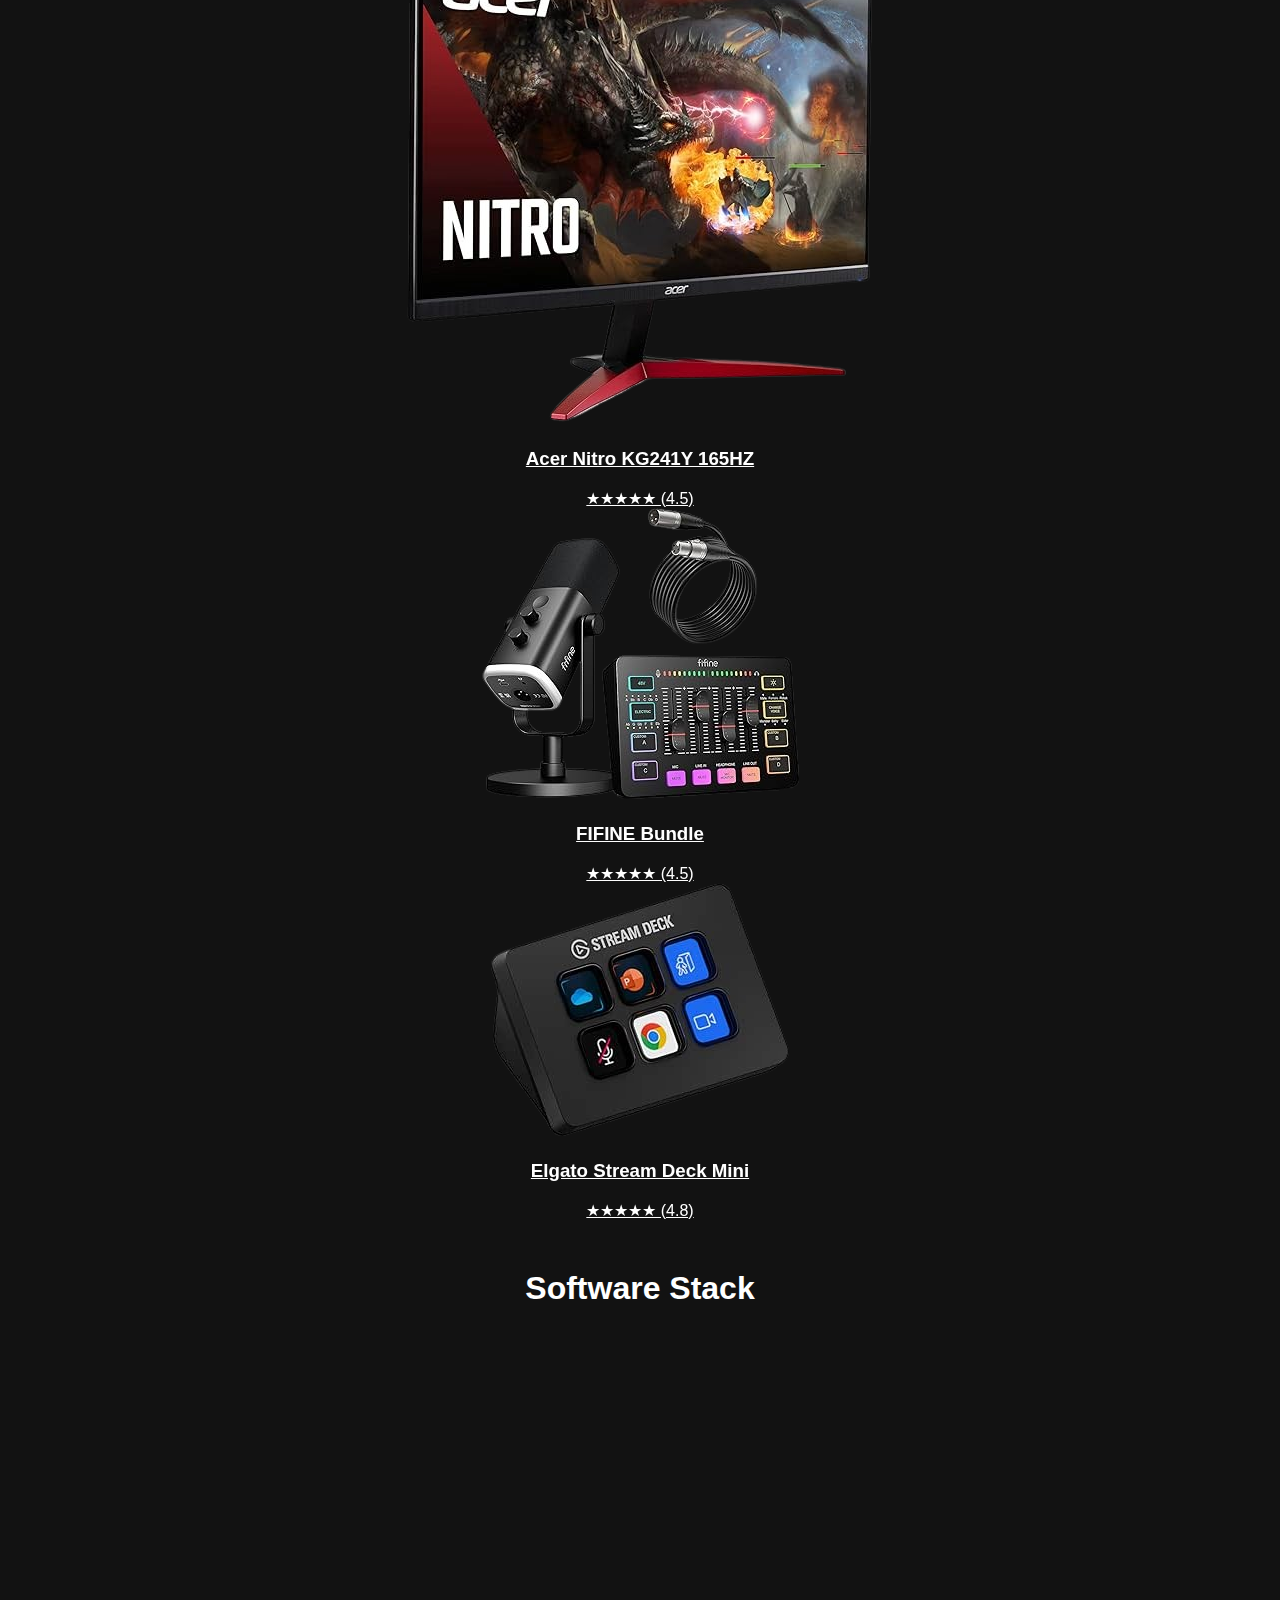
<file: gear.html>
<!DOCTYPE html>
<html lang="en">
<head>
  <meta charset="utf-8" />
  <meta name="viewport" content="width=device-width,initial-scale=1" />
  <title>My Gear - Samurai's Terminal</title>
  <link rel="stylesheet" href="styles.css">
  <link rel="preconnect" href="https://fonts.googleapis.com">
  <link rel="preconnect" href="https://fonts.gstatic.com" crossorigin>
  <link href="https://fonts.googleapis.com/css2?family=Share+Tech+Mono&display=swap" rel="stylesheet">
  <link href="https://unpkg.com/aos@2.3.1/dist/aos.css" rel="stylesheet">
<link rel="stylesheet" href="https://cdnjs.cloudflare.com/ajax/libs/font-awesome/6.0.0/css/all.min.css">
</head>
<body>
  <div class="options">
    <a href="index.html"><p>Home</p></a>
    <p>|</p>
    <a href="socials.html"><p>Socials</p></a>
    <p>|</p>
    <a href="gear.html"><p>My Gear</p></a>
    <p>|</p>
    <a href="projects.html"><p>Projects</p></a>
    <p>|</p>
    <a href="about.html"><p>About Me</p></a>
  </div>
  <h1>My Gear</h1>

  <section class="gear-section" data-aos="fade-up">
    <div class="gear-grid">
      <a href="https://www.amazon.com/surmen-M75-Pre-lubed-Bluetooth-Mechanical/dp/B0GK8NZJDF" target="_blank" class="gear-item">
        <img src="gear/key.png" alt="Surmen M75 Keyboard">
        <h3>Surmen M75</h3>
        <div class="stars">★★★★★ (4.6)</div>
      </a>
      <a href="https://www.amazon.com/Logitech-G502-Performance-Gaming-Mouse/dp/B07GBZ4Q68" target="_blank" class="gear-item">
        <img src="gear/mouse.png" alt="Logitech G502 Mouse">
        <h3>Logitech G502</h3>
        <div class="stars">★★★★★ (4.6)</div>
      </a>
      <a href="https://www.amazon.com/Isolating-Earphones-transformer-graphics-SE215SPE/dp/B00A16BT4E" target="_blank" class="gear-item">
        <img src="gear/headphones.png " alt="Gaming Headset">
        <h3>Shure IEMS</h3>
        <div class="stars">★★★★★ (4.5)</div>
      </a>
      <a href="https://www.amazon.com/dp/B08HJTH61J" target="_blank" class="gear-item">
        <img src="gear/monitor.png" alt="Gaming Monitor">
        <h3>Acer Nitro KG241Y 165HZ</h3>
        <div class="stars">★★★★★ (4.5)</div>
      </a>
      <a href="https://www.amazon.com/FIFINE-Equipment-Microphone-PC-AmpliGame-KS5/dp/B0CQ3HKDMX" target="_blank" class="gear-item">
        <img src="gear/mic.png" alt="Microphone">
        <h3>FIFINE Bundle</h3>
        <div class="stars">★★★★★ (4.5)</div>
      </a>
      <a href="https://www.amazon.com/Elgato-Stream-Deck-Mini-customizable/dp/B07DYRS1WH" target="_blank" class="gear-item">
        <img src="gear/deck.png" alt="Stream Deck">
        <h3>Elgato Stream Deck Mini</h3>
        <div class="stars">★★★★★ (4.8)</div>
      </a>
    </div>
  </section>

<h1 style="margin-top: 50px;">Software Stack</h1>
  <section class="gear-section" data-aos="fade-up">
    <div class="gear-grid">
      
      <a href="https://krita.org/" target="_blank" class="gear-item">
        <i class="fa-solid fa-palette" style="color: #c300ff; font-size: 2rem; margin-bottom: 10px;"></i>
        <h3>Krita</h3>
        <p style="font-family: 'Share Tech Mono'; font-size: 14px; color: #b0b0b0;">Digital Illustration & Anime Art</p>
      </a>

      <a href="https://www.blackmagicdesign.com/products/davinciresolve" target="_blank" class="gear-item">
        <i class="fa-solid fa-clapperboard" style="color: #c300ff; font-size: 2rem; margin-bottom: 10px;"></i>
        <h3>DaVinci Resolve</h3>
        <p style="font-family: 'Share Tech Mono'; font-size: 14px; color: #b0b0b0;">Video Editing & Fusion Nodes</p>
      </a>

      <a href="https://affinity.serif.com/" target="_blank" class="gear-item">
        <i class="fa-solid fa-pen-nib" style="color: #c300ff; font-size: 2rem; margin-bottom: 10px;"></i>
        <h3>Affinity</h3>
        <p style="font-family: 'Share Tech Mono'; font-size: 14px; color: #b0b0b0;">Graphic Design & Assets</p>
      </a>

      <a href="https://www.image-line.com/" target="_blank" class="gear-item">
        <i class="fa-solid fa-music" style="color: #c300ff; font-size: 2rem; margin-bottom: 10px;"></i>
        <h3>FL Studio</h3>
        <p style="font-family: 'Share Tech Mono'; font-size: 14px; color: #b0b0b0;">Music Production & Beats</p>
      </a>

      <a href="https://obsproject.com/" target="_blank" class="gear-item">
        <i class="fa-solid fa-video" style="color: #c300ff; font-size: 2rem; margin-bottom: 10px;"></i>
        <h3>OBS Studio</h3>
        <p style="font-family: 'Share Tech Mono'; font-size: 14px; color: #b0b0b0;">Recording & Streaming</p>
      </a>

    </div>
  </section>

  <div class="footer-card" data-aos="fade-up">
    <h3>Connect</h3>
    <div class="social-links">
      <a href="https://www.youtube.com/@NFCSAMURAI/" target="_blank">YouTube</a>
      <a href="https://www.instagram.com/nfcsamurai.official/" target="_blank">Instagram</a>
      <a href="https://www.twitch.tv/nfcronin" target="_blank">Twitch</a>
      <a href="https://www.discord.gg/nfcsamurai" target="_blank">Discord</a>
    </div>
    <p>&copy; 2026 Samurai's Terminal. All rights reserved.</p>
    <form action="https://formspree.io/f/xgonarey" method="POST">
      <label>
        Your email:
        <input type="email" name="email" required>
      </label>
      <label>
        Your message:
        <textarea name="message" required></textarea>
      </label>
      <button type="submit">Send</button>
    </form>
  </div>
  
  <script src="https://unpkg.com/aos@2.3.1/dist/aos.js"></script>
  <script src="script.js" defer></script>
  <script>
    AOS.init({
      duration: 1000,
      offset: 100,
      easing: 'ease-out-cubic'
    });
  </script>
</body>
</html>
</file>
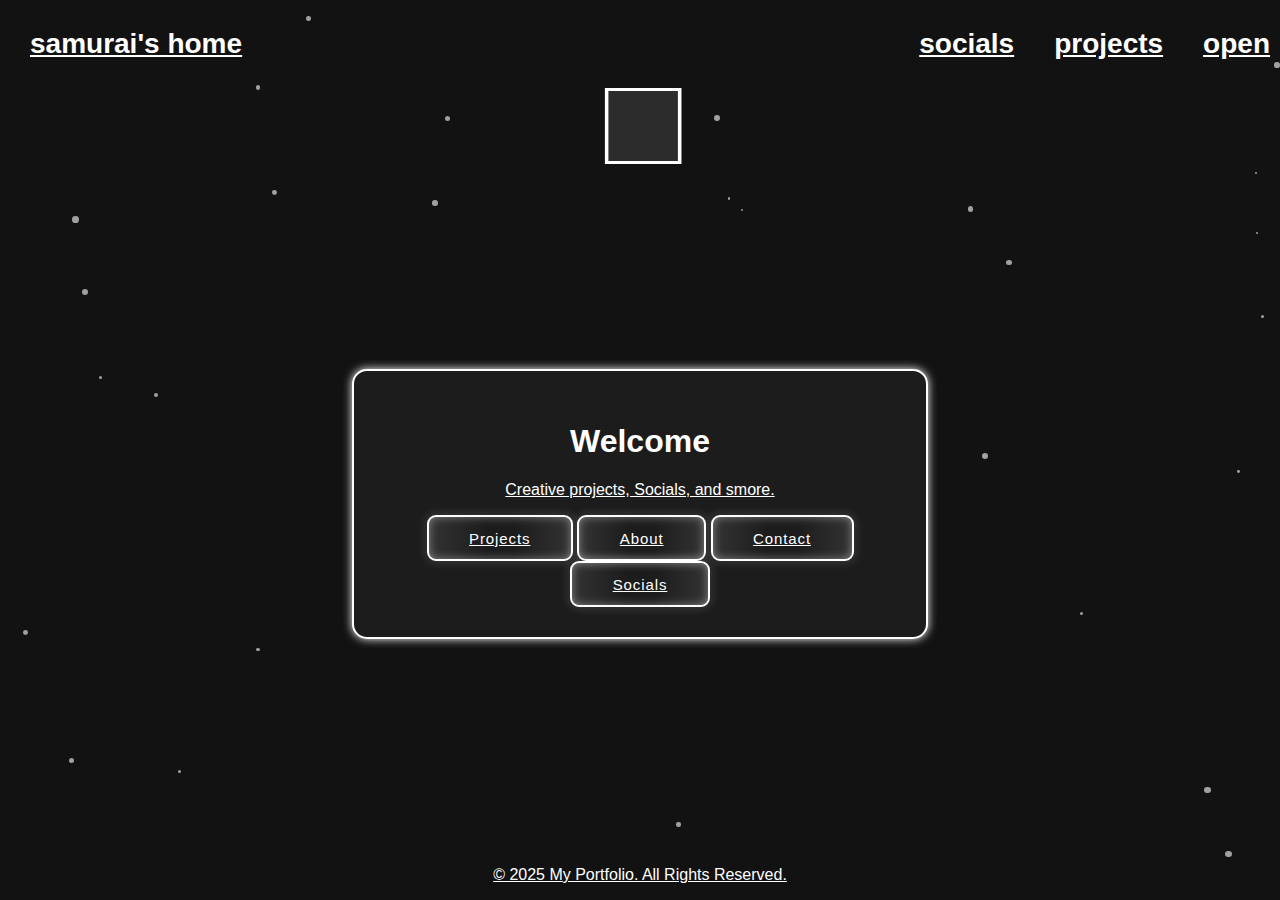
<file: home.html>
<!DOCTYPE html>
<html lang="en">
<head>
    <meta charset="UTF-8">
    <meta name="viewport" content="width=device-width, initial-scale=1.0">
    <title>Samurai's-Home</title>
    <link rel="stylesheet" href="styles.css">
    <link rel="icon" type="image/ico" href="1-65e928f4.ico">
</head>
<body>

    <div id="particles"></div>

    <!-- Header Section -->

    <header>
        <a href="home.html"><p class="refresh">Samurai's Home</p></a>
         <nav>
           <ul>
            <li><a href="socails.html">Socials</a></li>
            <li><a href="https://uiverse.io/bociKond/wise-bat-13">Projects</a></li>
            <li><a onclick="openNav()">Open</a></li>

            
           </ul>
         </nav>
       </header>
       <div id="sideNav" class="sidenav">
        <a href="javascript:void(0)" class="closebtn" onclick="closeNav()">&times;</a>
        <a href="#">Option 1</a>
        <a href="#">Option 2</a>
        <a href="#">Option 3</a>
    </div>
    <div class="spinner">
        <div></div>
        <div></div>
        <div></div>
        <div></div>
        <div></div>
        <div></div>
      </div>

    <!-- Welcome Form -->
    <form class="form">
        <h1>Welcome</h1>
        <p>Creative projects, Socials, and smore.</p>
        <nav>
            
                <button><a href="#">Projects</a></button>
                <button><a href="#">About</a></button>
                <button><a href="#">Contact</a></button>
                <button><a href="socails.html">Socials</a></button>
        </nav>
    </form>

</body>
    <!-- Footer -->
    <footer>
        <p>&copy; 2025 My Portfolio. All Rights Reserved.</p>
    </footer>

    <script src="script.js"></script>


</html>
</file>
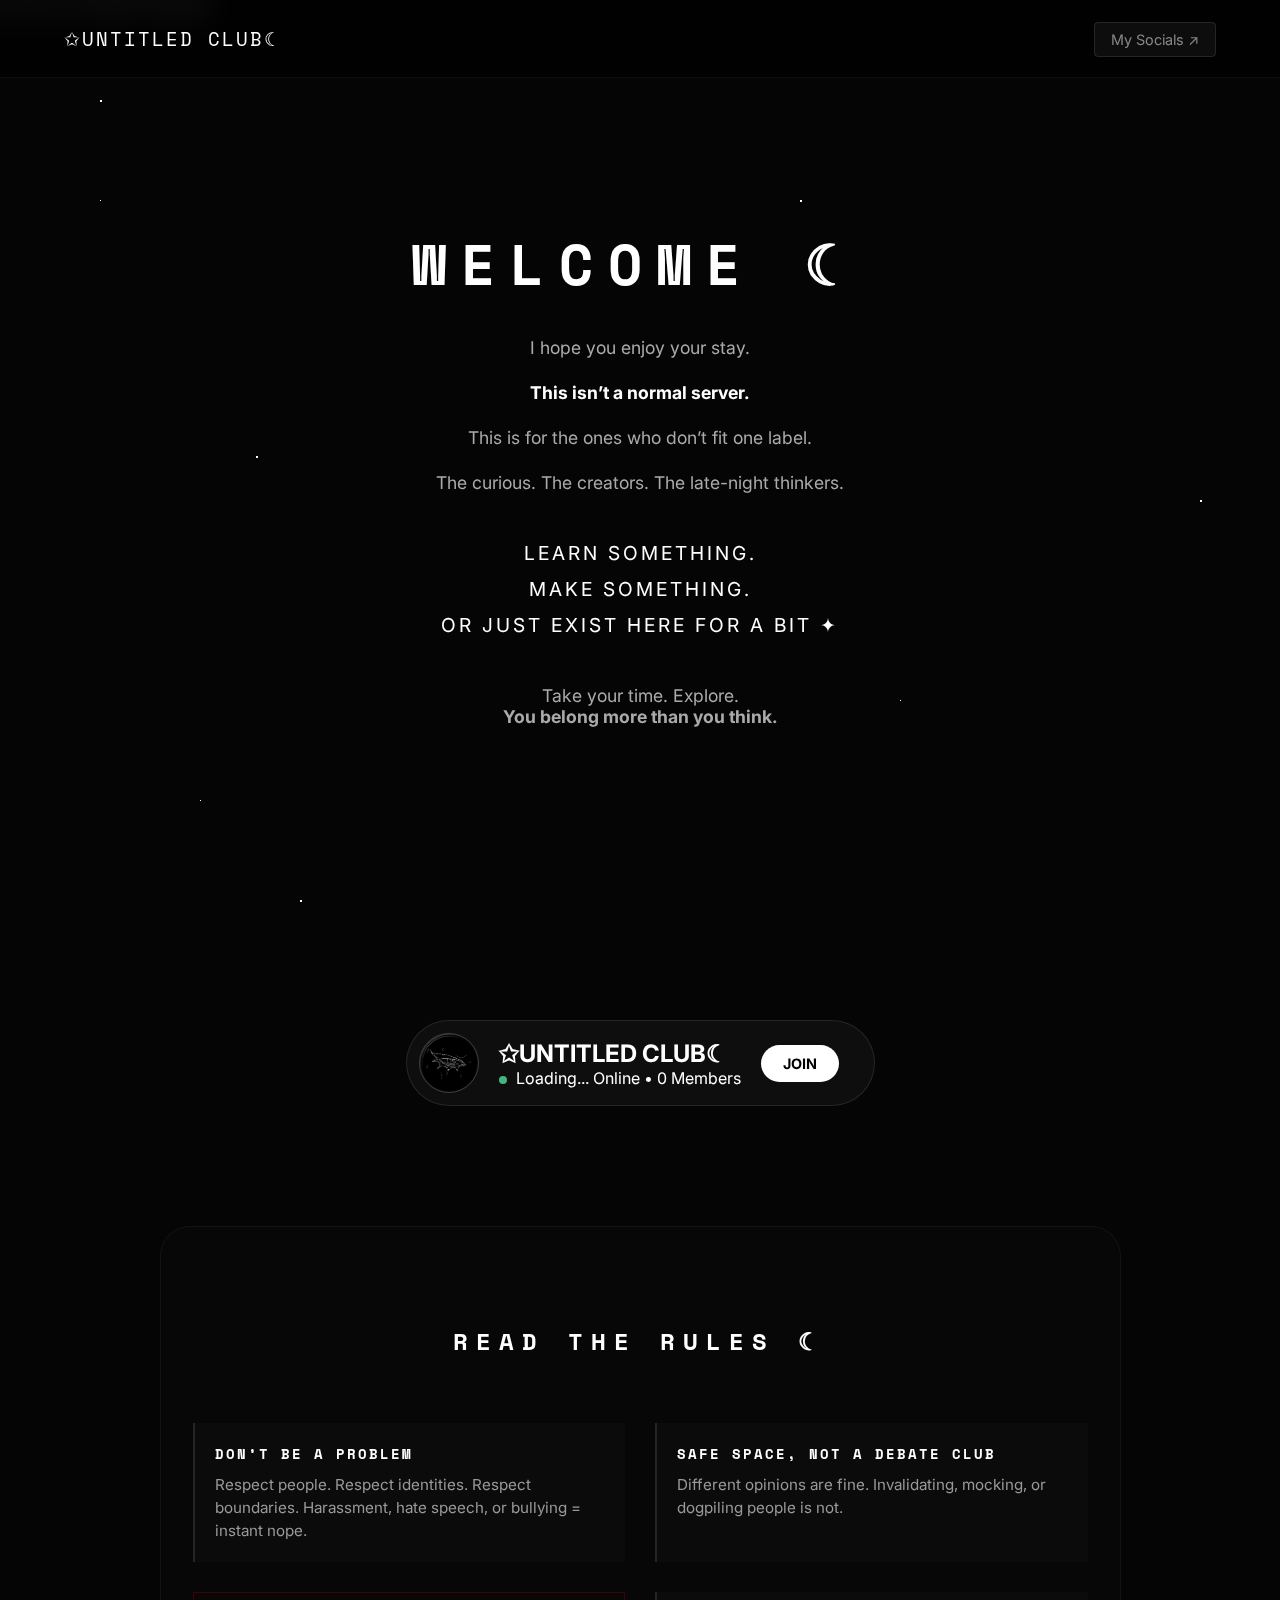
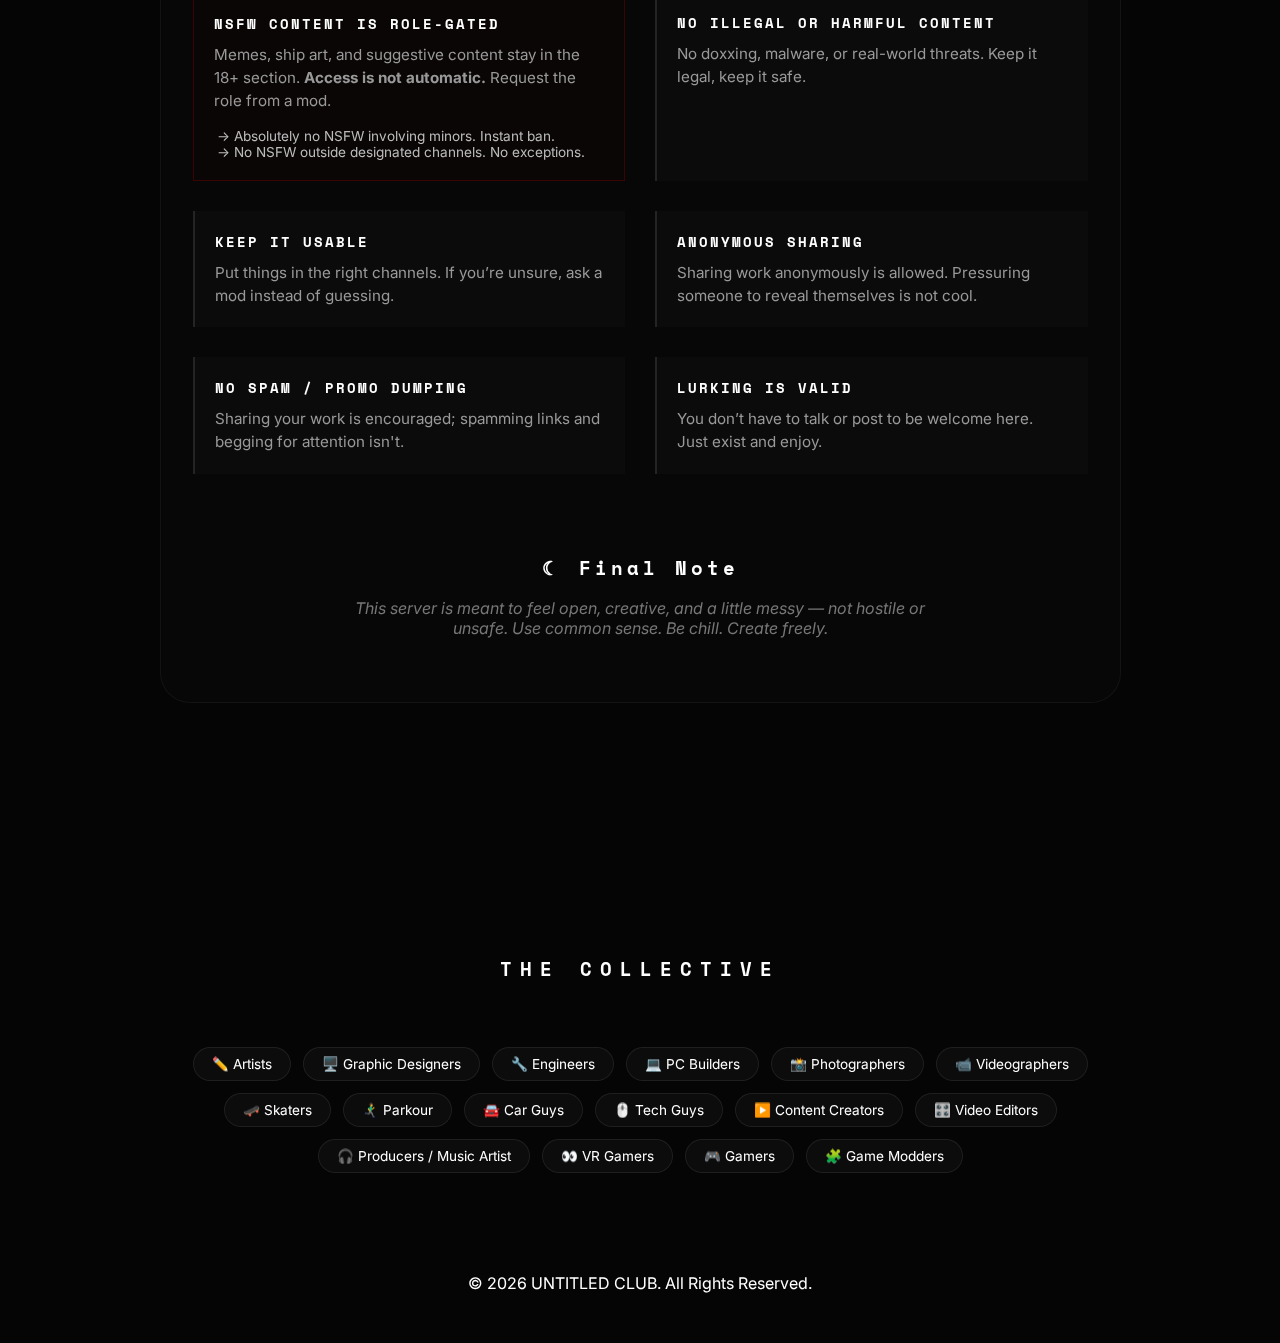
<file: later.html>
<!DOCTYPE html>
<html lang="en">
<head>
    <meta charset="UTF-8">
    <meta name="viewport" content="width=device-width, initial-scale=1.0">
    <title>Untitled Club | The Creative Hub</title>
    <link rel="stylesheet" href="disstyle.css">
        <meta charset="UTF-8">
    <meta name="viewport" content="width=device-width, initial-scale=1.0">
    <script src="disscript.js" defer></script>
    <link href="https://fonts.googleapis.com/css2?family=Space+Mono&family=Inter:wght@300;700&display=swap" rel="stylesheet">
</head>
<body>

    <div id="stars"></div>
    <div id="stars2"></div>

    <nav>
        <div class="logo">✩UNTITLED CLUB☾</div>
        <div class="nav-right">
        <ul class="nav-links">
            <li><a href="https://samurai-home.space" class="social-tab">My Socials ↗</a></li>
        </ul>
    </div>
    </nav>

    <header class="hero">
        <div class="hero-content">
                <p class="subtitle">A Hub for the Multi-Talented.</p>
        </div>
    </header>

   <section id="welcome" class="hero-section">
    <div class="hero-content">
        
        <h1 class="welcome-title">WELCOME ☾</h1>
        
        <div class="welcome-body">
            <p class="fade-in">I hope you enjoy your stay.</p>
            
            <p class="emphasis">This isn’t a normal server.</p>
            <p>This is for the ones who don’t fit one label.</p>
            <p class="highlight">The curious. The creators. The late-night thinkers.</p>

            <div class="action-lines">
                <span>Learn something.</span>
                <span>Make something.</span>
                <span>Or just exist here for a bit ✦</span>
            </div>

            <p class="footer-note">Take your time. Explore.<br>
            <strong>You belong more than you think.</strong></p>
        </div>
    </div>
</section>


    <footer class="discord-footer">
    <div class="join-card">
        <div class="pfp-container">
            <img src="pfp.png" alt="Untitled Club Icon" class="server-pfp">
        </div>

        <div class="server-info">
            <h2 class="server-name">✩UNTITLED CLUB☾</h2>
     <div class="status-row">
    <span class="status-dot"></span>
    <span id="online-count">Loading...</span> Online 
    <span id="total-count">• 0 Members</span>
</div>
        </div>

        <a href="https://discord.gg/euPJ2KZhan" target="_blank" class="join-btn">JOIN</a>
    </div>

<section id="rules" class="rules-container">
    <div class="rules-card">
        <h2 class="section-title">READ THE RULES ☾</h2>
        
        <div class="rules-grid">
            <div class="rule-block">
                <h4>Don’t be a problem</h4>
                <p>Respect people. Respect identities. Respect boundaries. Harassment, hate speech, or bullying = instant nope.</p>
            </div>

            <div class="rule-block">
                <h4>Safe Space, Not a Debate Club</h4>
                <p>Different opinions are fine. Invalidating, mocking, or dogpiling people is not.</p>
            </div>

            <div class="rule-block highlight-border">
                <h4>NSFW Content is Role-Gated</h4>
                <p>Memes, ship art, and suggestive content stay in the 18+ section. <strong>Access is not automatic.</strong> Request the role from a mod.</p>
                <ul class="sub-list">
                    <li>Absolutely no NSFW involving minors. Instant ban.</li>
                    <li>No NSFW outside designated channels. No exceptions.</li>
                </ul>
            </div>

            <div class="rule-block">
                <h4>No Illegal or Harmful Content</h4>
                <p>No doxxing, malware, or real-world threats. Keep it legal, keep it safe.</p>
            </div>

            <div class="rule-block">
                <h4>Keep it Usable</h4>
                <p>Put things in the right channels. If you’re unsure, ask a mod instead of guessing.</p>
            </div>

            <div class="rule-block">
                <h4>Anonymous Sharing</h4>
                <p>Sharing work anonymously is allowed. Pressuring someone to reveal themselves is not cool.</p>
            </div>

            <div class="rule-block">
                <h4>No Spam / Promo Dumping</h4>
                <p>Sharing your work is encouraged; spamming links and begging for attention isn't.</p>
            </div>

            <div class="rule-block">
                <h4>Lurking is Valid</h4>
                <p>You don’t have to talk or post to be welcome here. Just exist and enjoy.</p>
            </div>
        </div>

        <div class="final-note">
            <h3>☾ Final Note</h3>
            <p>This server is meant to feel open, creative, and a little messy — not hostile or unsafe. Use common sense. Be chill. Create freely.</p>
        </div>
    </div>
</section>

    

    <section class="roles-section">
        <h3 class="section-title">THE COLLECTIVE</h3>
        <div class="role-grid" id="role-container">
            <div class="role-tag">✏️ Artists</div>
            <div class="role-tag">🖥️ Graphic Designers</div>
            <div class="role-tag">🔧 Engineers</div>
            <div class="role-tag">💻 PC Builders</div>
            <div class="role-tag">📸 Photographers</div>
            <div class="role-tag">📹 Videographers</div>
            <div class="role-tag">🛹 Skaters</div>
            <div class="role-tag">🏃‍♂️‍➡️ Parkour</div>
            <div class="role-tag">🚘 Car Guys</div>
            <div class="role-tag">🖱️ Tech Guys</div>
            <div class="role-tag">▶️ Content Creators</div>
            <div class="role-tag">🎛️ Video Editors</div>
            <div class="role-tag">🎧 Producers / Music Artist</div>
            <div class="role-tag">👀 VR Gamers</div>
            <div class="role-tag">🎮 Gamers</div>
            <div class="role-tag">🧩 Game Modders</div>
        </div>
    </section>
    <p class="copyright">© 2026 UNTITLED CLUB. All Rights Reserved.</p>
</footer>

</body>
</html>
</file>
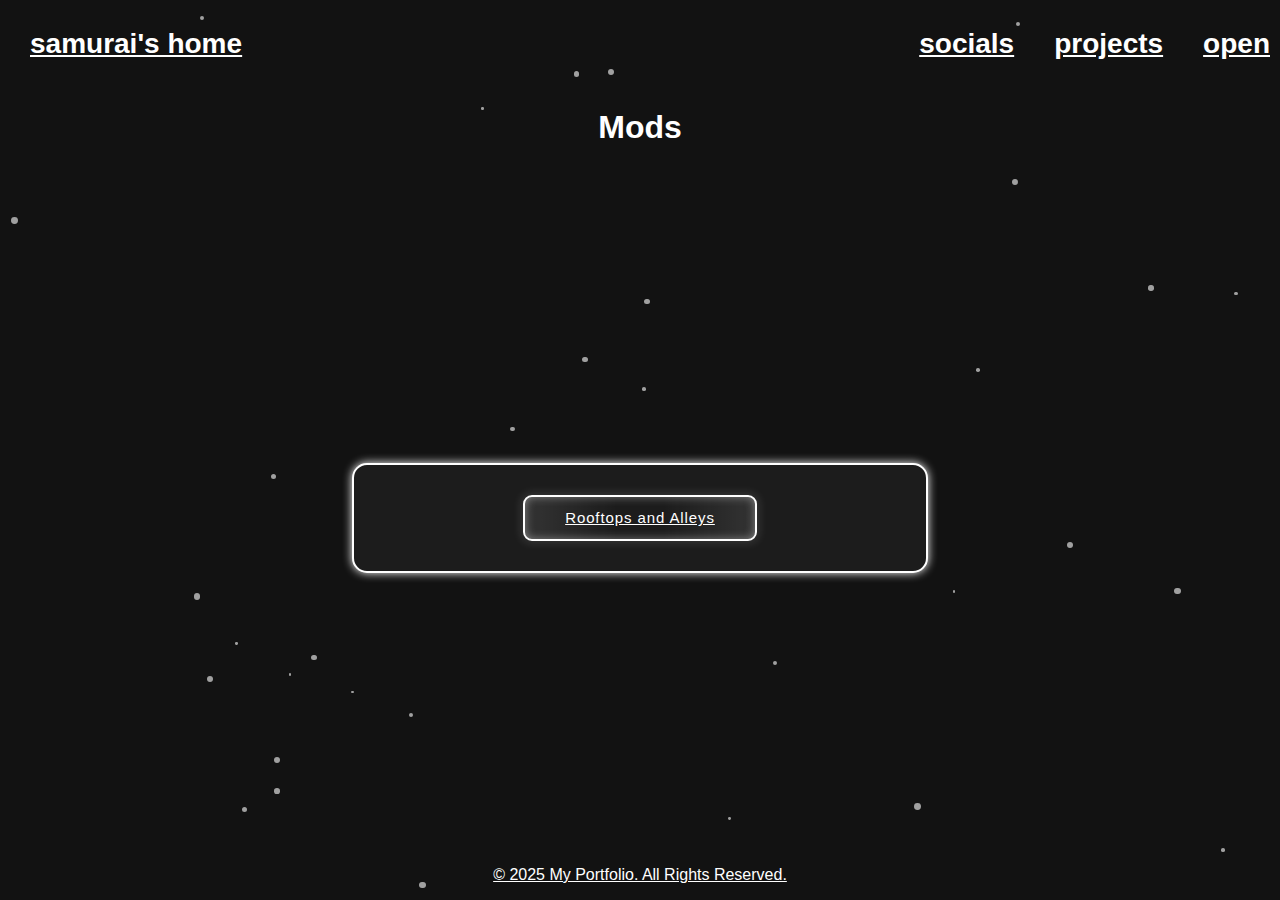
<file: mods.html>
<!DOCTYPE html>
<html lang="en">
<head>
    <meta charset="UTF-8">
    <meta name="viewport" content="width=device-width, initial-scale=1.0">
    <title>Samurai's-Home</title>
    <link rel="stylesheet" href="styles.css">
    <link rel="icon" type="image/ico" href="1-65e928f4.ico">
</head>
<body>

    <div id="particles"></div>

    <!-- Header Section -->

    <header>
        <a href="index.html"><p class="refresh">Samurai's Home</p></a>
         <nav>
           <ul>
            <li><a href="socails.html">Socials</a></li>
            <li><a href="projects.html">Projects</a></li>
            <li><a onclick="openNav()">Open</a></li>

            
           </ul>
         </nav>
       </header>
       <div id="sideNav" class="sidenav">
        <a href="javascript:void(0)" class="closebtn" onclick="closeNav()">&times;</a>
        <a href="socails.html">Socials</a>
        <a href="projects.html">Projects</a>
        <a href="Contact.html">Contact</a>
    </div>
    
<h1>Mods</h1>
<br>
<form class="form">
    
    <nav>
            <button><a href="https://discord.gg/F9aXb3BEkP">Rooftops and Alleys</a></button>
    </nav>
</form>




</body>
    <!-- Footer -->
    <footer>
        <p>&copy; 2025 My Portfolio. All Rights Reserved.</p>
    </footer>

    <script src="script.js"></script>


</html>
</file>
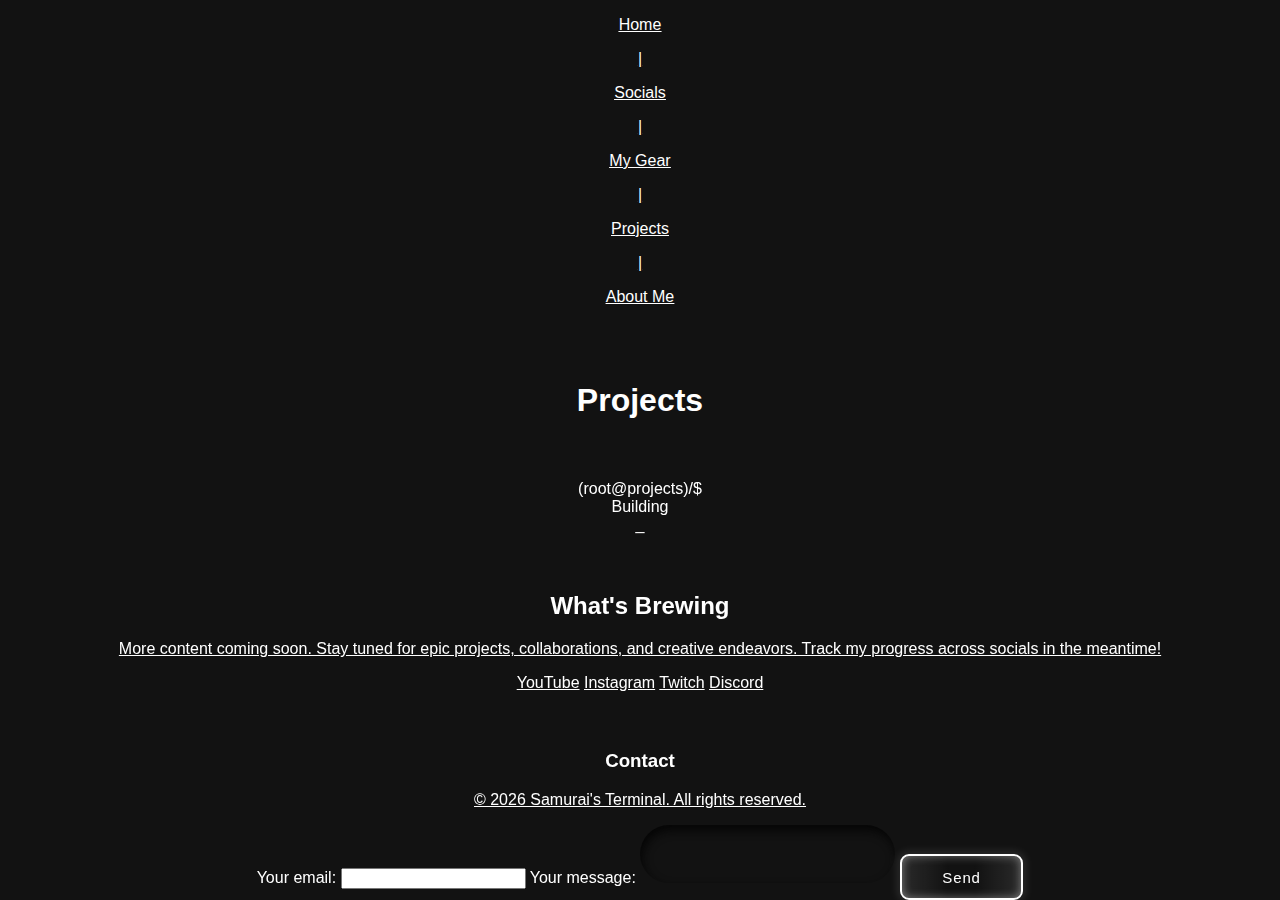
<file: projects.html>
<!DOCTYPE html>
<html lang="en">
<head>
  <meta charset="utf-8" />
  <meta name="viewport" content="width=device-width,initial-scale=1" />
  <title>Projects - Samurai's Terminal</title>
  <link rel="stylesheet" href="styles.css">
  <link rel="preconnect" href="https://fonts.googleapis.com">
  <link rel="preconnect" href="https://fonts.gstatic.com" crossorigin>
  <link href="https://fonts.googleapis.com/css2?family=Share+Tech+Mono&display=swap" rel="stylesheet">
  <link href="https://unpkg.com/aos@2.3.1/dist/aos.css" rel="stylesheet">
</head>
<body>
  <div class="options">
    <a href="index.html"><p>Home</p></a>
    <p>|</p>
    <a href="socials.html"><p>Socials</p></a>
    <p>|</p>
    <a href="gear.html"><p>My Gear</p></a>
    <p>|</p>
    <a href="projects.html"><p>Projects</p></a>
    <p>|</p>
    <a href="about.html"><p>About Me</p></a>
  </div>
  <h1>Projects</h1>

  <section class="coming-soon-section" data-aos="fade-up">
    <div class="coming-soon-container">
      <div class="terminal-window coming-soon">
        <div class="terminal-header">(root@projects)/$ </div>
        <div class="terminal-line typing" id="coming-soon-text">Building something legendary...</div>
        <div class="cursor-blink">_</div>
      </div>
    </div>
  </section>

  <section class="projects-teaser" data-aos="fade-up">
    <h2>What's Brewing</h2>
    <p class="teaser-text">More content coming soon. Stay tuned for epic projects, collaborations, and creative endeavors. Track my progress across socials in the meantime!</p>
    <div class="social-links teaser-links">
      <a href="https://www.youtube.com/@NFCSAMURAI/" target="_blank">YouTube</a>
      <a href="https://www.instagram.com/nfcsamurai.official/" target="_blank">Instagram</a>
      <a href="https://www.twitch.tv/nfcronin" target="_blank">Twitch</a>
      <a href="https://www.discord.gg/nfcsamurai" target="_blank">Discord</a>
    </div>
  </section>

  <div class="footer-card" data-aos="fade-up">
    <h3>Contact</h3>
    <p>&copy; 2026 Samurai's Terminal. All rights reserved.</p>
    <form action="https://formspree.io/f/xgonarey" method="POST">
      <label>
        Your email:
        <input type="email" name="email" required>
      </label>
      <label>
        Your message:
        <textarea name="message" required></textarea>
      </label>
      <button type="submit">Send</button>
    </form>
  </div>

  <script src="https://unpkg.com/aos@2.3.1/dist/aos.js"></script>
  <script>
    AOS.init({
      duration: 1000,
      offset: 100,
      easing: 'ease-out-cubic'
    });

    // Typewriter effect for coming soon
    const text = "Building something legendary...";
    const element = document.getElementById('coming-soon-text');
    let index = 0;

    function typeComingSoon() {
      if (index < text.length) {
        element.textContent += text.charAt(index);
        index++;
        setTimeout(typeComingSoon, 80);
      }
    }

    window.addEventListener('load', () => {
      element.textContent = '';
      typeComingSoon();
    });
  </script>
</body>
</html>
</file>
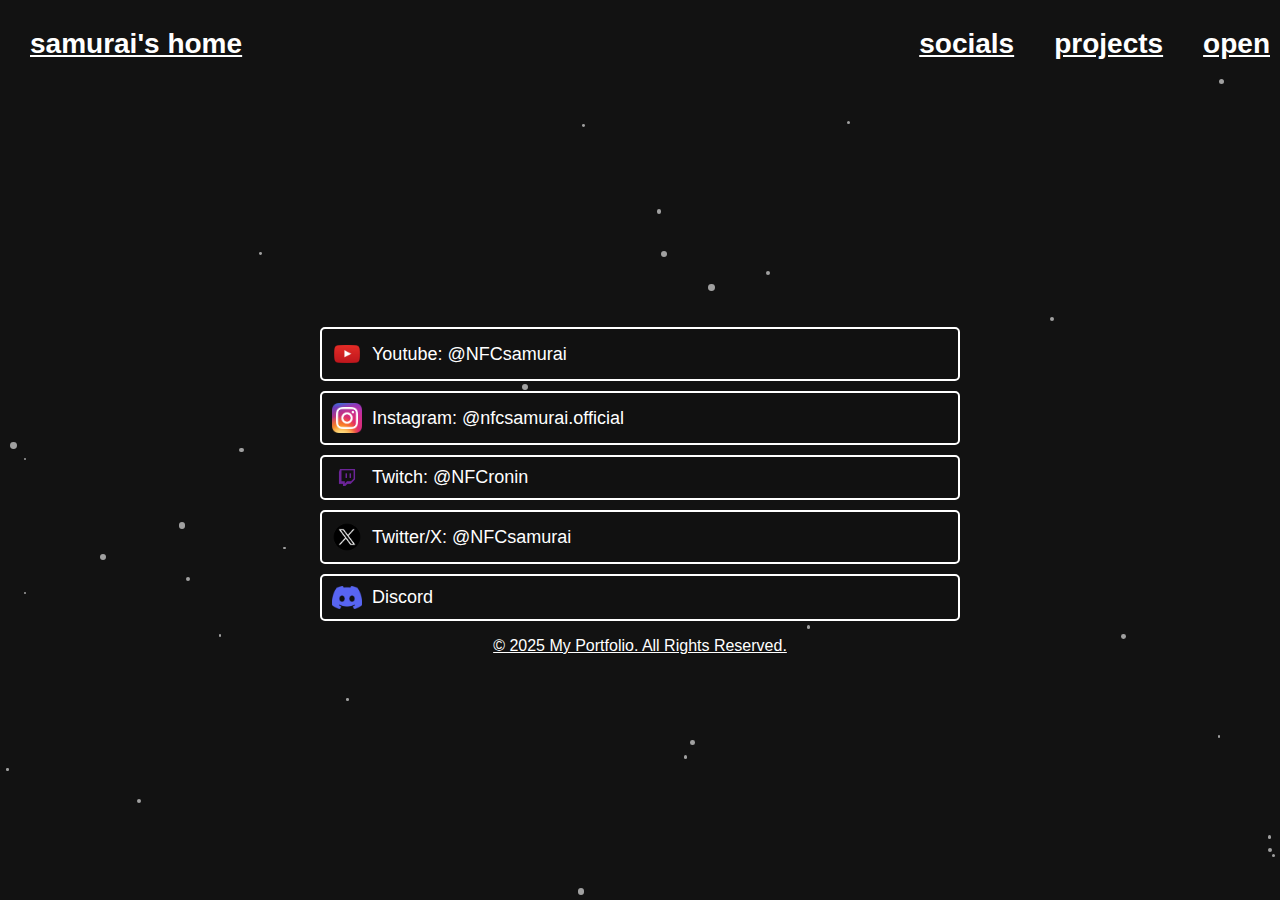
<file: socails.html>
<!DOCTYPE html>
<html lang="en">
<head>
    <meta charset="UTF-8">
    <meta name="viewport" content="width=device-width, initial-scale=1.0">
    <title>Samurai's-Socials</title>
    <link rel="stylesheet" href="styles.css">
    <link rel="icon" type="image/ico" href="1-65e928f4.ico">
</head>
<body>

    <div id="particles"></div>

    <!-- Header Section -->

    <header>
        <a href="index.html"><p class="refresh">Samurai's Home</p></a>
         <nav>
           <ul>
            <li><a href="socails.html">Socials</a></li>
            <li><a href="https://uiverse.io/bociKond/wise-bat-13">Projects</a></li>
            <li><a href="#" onclick="openNav()">Open</a></li>

            
           </ul>
         </nav>
       </header>
       <div id="sideNav" class="sidenav">
        <a href="javascript:void(0)" class="closebtn" onclick="closeNav()">&times;</a>
        <a href="socails.html">Socials</a>
        <a href="#">Projects</a>
        <a href="Contact.html">Contact</a>
    </div>

    <div class="container">
        <div class="box">
            <img src="jhjh.png" alt="Youtube">
            <a href="https://www.youtube.com/@NFCSAMURAI">Youtube: @NFCsamurai</a>
        </div>
        <div class="box">
            <img src="Instagram_icon.png" alt="Instagram">
            <a href="https://www.instagram.com/nfcsamurai.official/">Instagram: @nfcsamurai.official</a>
        </div>
        <div class="box">
            <img src="pngimg.com - twitch_PNG51.png" alt="Twitch">
            <a href="https://www.twitch.tv/nfcronin">Twitch: @NFCronin</a>
        </div>
        <div class="box">
            <img src="twitter-x-logo-png_seeklogo-492396.png" alt="Twitter/X">
            <a href="https://x.com/NFCsamuari">Twitter/X: @NFCsamurai</a>
        </div>
        <div class="box">
            <img src="636e0a6a49cf127bf92de1e2_icon_clyde_blurple_RGB.png" alt="LinkedIn">
            <a href="https://discord.gg/rTEPW77yy9">Discord</a>
        </div>
      


</body>
    <!-- Footer -->
    <footer>
        <p>&copy; 2025 My Portfolio. All Rights Reserved.</p>
    </footer>

    <script src="script.js"></script>


</html>
</file>
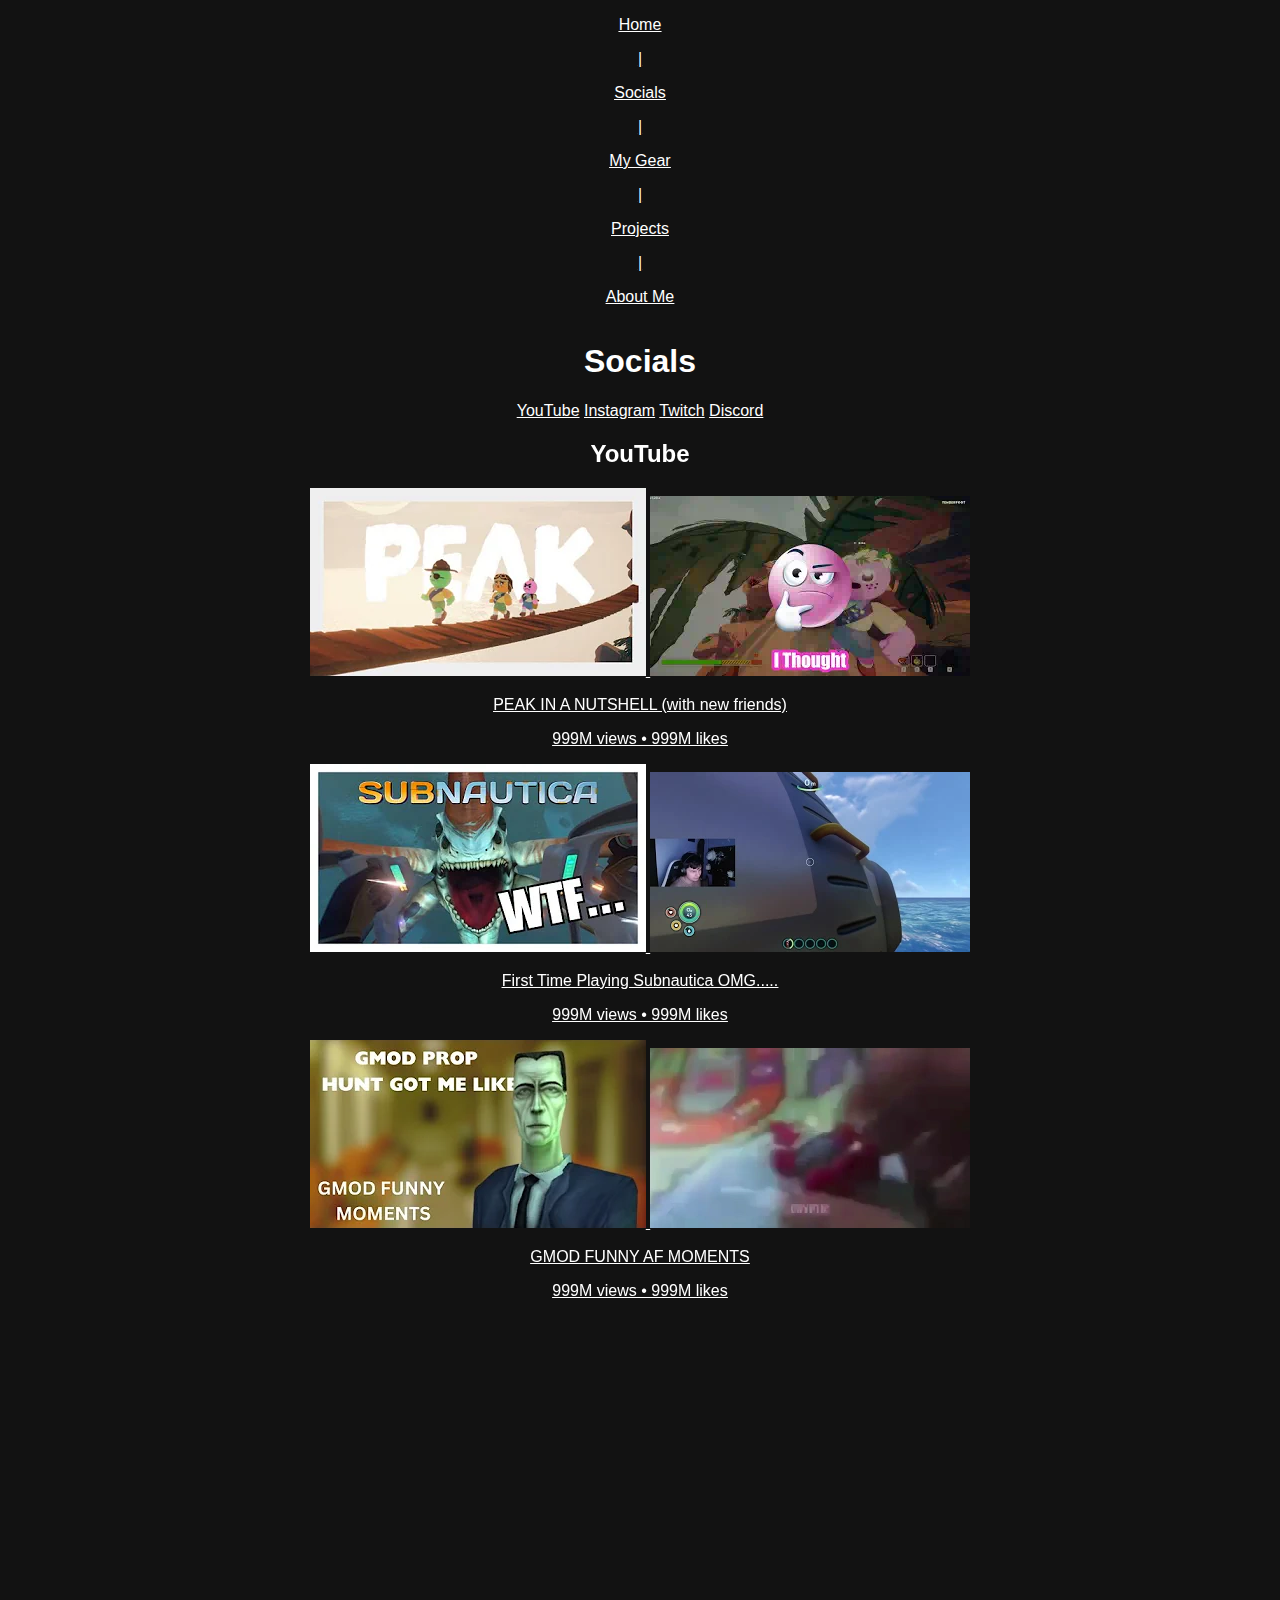
<file: socials.html>
<!DOCTYPE html>
<html lang="en">
<head>
  <meta charset="utf-8" />
  <meta name="viewport" content="width=device-width,initial-scale=1" />
  <title>Socials - Samurai's Terminal</title>
  <link rel="stylesheet" href="styles.css">
  <link rel="preconnect" href="https://fonts.googleapis.com">
  <link rel="preconnect" href="https://fonts.gstatic.com" crossorigin>
  <link href="https://fonts.googleapis.com/css2?family=Share+Tech+Mono&display=swap" rel="stylesheet">
  <link href="https://unpkg.com/aos@2.3.1/dist/aos.css" rel="stylesheet">
  <link rel="icon" href="data:image/svg+xml,<svg xmlns=%22http://www.w3.org/2000/svg%22 viewBox=%220 0 100 100%22><text y=%22.9em%22 font-size=%2290%22>💻</text></svg>">
</head>
<body>
  <div class="options">
    <a href="index.html"><p>Home</p></a>
    <p>|</p>
    <a href="socials.html"><p>Socials</p></a>
    <p>|</p>
    <a href="gear.html"><p>My Gear</p></a>
    <p>|</p>
    <a href="projects.html"><p>Projects</p></a>
    <p>|</p>
    <a href="about.html"><p>About Me</p></a>
  </div>
  <h1 class="soch1">Socials</h1>
    <div class="social-links">
      <a href="https://www.youtube.com/@NFCSAMURAI/" target="_blank">YouTube</a>
      <a href="https://www.instagram.com/nfcsamurai.official/" target="_blank">Instagram</a>
      <a href="https://www.twitch.tv/nfcronin" target="_blank">Twitch</a>
      <a href="discord.html" target="_blank">Discord</a>
    </div>
  <section class="social-section" data-aos="fade-up">
    <h2>YouTube</h2>
    <div class="posts-grid">
      <a href="https://youtu.be/y1Zi_3gwTxA" target="_blank" class="post-card">
        <img class="thumb" src="thumbnails/thumb1.png" alt="FE!N EDIT">
        <img class="preview" src="thumbnails/pre/pre1.gif" alt="PEAK IN A NUTSHELL (with new friends)">
        <div class="post-info">
          <p class="post-title">PEAK IN A NUTSHELL (with new friends)</p>
          <p class="post-stats">999M views • 999M likes</p>
        </div>
      </a>
      <a href="https://youtu.be/k6vzpH1-NdQ" target="_blank" class="post-card">
        <img class="thumb" src="thumbnails/thumb2.png" alt="
First Time Playing Subnautica OMG..... ">
        <img class="preview" src="thumbnails/pre/pre2.gif" alt="
First Time Playing Subnautica OMG..... ">
        <div class="post-info">
          <p class="post-title">
First Time Playing Subnautica OMG..... </p>
          <p class="post-stats">999M views • 999M likes</p>
        </div>
      </a>
      <a href="https://www.youtube.com/watch?v=OI1m-9y-ngc&t=1300s" target="_blank" class="post-card">
        <img class="thumb" src="thumbnails/thumb3.png" alt="GMOD FUNNY AF MOMENTS">
        <img class="preview" src="thumbnails/pre/pre3.gif" alt="GMOD FUNNY AF MOMENTS">
        <div class="post-info">
          <p class="post-title">GMOD FUNNY AF MOMENTS</p>
          <p class="post-stats">999M views • 999M likes</p>
        </div>
      </a>
    </div>
  </section>

<section class="social-section" data-aos="fade-up">
  <h2>Instagram</h2>
  
  <div class="posts-grid"> <a href="https://www.instagram.com/p/DV2YeUEjoJy/" target="_blank" class="post-card insta-card">
      <div class="image-container">
        <img src="insta/Document.png" alt="Instagram post 3">
        <div class="play-button">▶</div>
      </div>
      <div class="post-info">
        <p class="post-title">Idk i was watching a show and kinda need some dopamine lol</p>
        <p class="post-stats">999K views • 50K likes</p>
      </div>
    </a>

    <a href="https://www.instagram.com/nfcsamurai.official/" target="_blank" class="post-card insta-card">
      <div class="image-container">
        <img src="insta/1.jpg" alt="Instagram post 1">
        <div class="play-button">▶</div>
      </div>
      <div class="post-info">
        <p class="post-title">New Style Unlocked</p>
        <p class="post-stats">999K views • 50K likes</p>
      </div>
    </a>

    <a href="https://www.instagram.com/nfcsamurai.official/" target="_blank" class="post-card insta-card">
      <div class="image-container">
        <img src="insta/2.jpg" alt="Instagram post 2">
        <div class="play-button">▶</div>
      </div>
      <div class="post-info">
        <p class="post-title">Just something new.</p>
        <p class="post-stats">999K views • 50K likes</p>
      </div>
    </a>

  </div> </section>

  <div class="footer-card" data-aos="fade-up">
    <h3>Contact</h3>
    <p>&copy; 2026 Samurai's Terminal. All rights reserved.</p>
    <form action="https://formspree.io/f/xgonarey" method="POST">
      <label>
        Your email:
        <input type="email" name="email" required>
      </label>
      <label>
        Your message:
        <textarea name="message" required></textarea>
      </label>
      <button type="submit">Send</button>
    </form>
  </div>
  <script src="https://unpkg.com/aos@2.3.1/dist/aos.js"></script>
  <script>
    AOS.init({
      duration: 1000,
      offset: 100,
      easing: 'ease-out-cubic'
    });
  </script>
</body>

</html>
</file>
<file: styles.css>
/* General Styles */
body {
    margin: 0;
    padding: 0;
    font-family: Arial, sans-serif;
    text-align: center;
    background: #121212;
    color: white;
    display: flex;
    flex-direction: column;
    justify-content: space-between;
    height: 100vh;
}

/* Header */
header {
    font-size: 28px;
    font-weight: bold;
    text-transform: lowercase;
    text-align: left;
    padding: 20px;
    margin-left: 30px;
}

/* Welcome Section */
.form {
    width: 40%;
    max-width: 100%;
    background: #1c1c1c;
    border: 2px solid white;
    border-radius: 15px;
    padding: 30px;
    box-shadow: 0px 0px 10px white;
    text-align: center;
    margin: auto;
}

/* About Me Section */
.about {
    margin-bottom: 30px;
}

.about h2 {
    font-size: 24px;
    font-weight: bold;
}

.about p {
    font-size: 18px;
    max-width: 600px;
    margin: auto;
    
}

#particles, #particle { /* Apply styles to either ID */
    position: absolute;
    top: 0;
    left: 0;
    width: 100vw;
    height: 100vh;
    overflow: hidden;
    z-index: -1;
}

.particle {
    position: absolute;
    background-color: white;
    border-radius: 50%;
    opacity: 0.6;
    animation: floatUp 5s linear infinite;
}

@keyframes floatUp {
    0% { transform: translateY(0); opacity: 1; }
    100% { transform: translateY(-100vh); opacity: 0; }
}
P {
    color: white;
    text-decoration-line:underline ;

}

button {
    --green: #ffffff;
    font-size: 15px;
    padding: 0.7em 2.7em;
    letter-spacing: 0.06em;
    position: relative;
    font-family: inherit;
    border-radius: 0.6em;
    overflow: hidden;
    transition: all 0.3s;
    line-height: 1.4em;
    border: 2px solid var(--green);
    background: linear-gradient(to right, rgba(255, 255, 255, 0.1) 1%, transparent 40%,transparent 60% , rgba(255, 255, 255, 0.1) 100%);
    color: var(--green);
    box-shadow: inset 0 0 10px rgba(255, 255, 255, 0.4), 0 0 9px 3px rgba(255, 255, 255, 0.1);
  }
  
  button:hover {
    color: #ffffff;
    box-shadow: inset 0 0 10px rgba(255, 255, 255, 0.6), 0 0 9px 3px rgba(255, 255, 255, 0.2);
  }
  
  button:before {
    content: "";
    position: absolute;
    left: -4em;
    width: 4em;
    height: 100%;
    top: 0;
    transition: transform .4s ease-in-out;
    background: linear-gradient(to right, transparent 1%, rgba(255, 255, 255, 0.1) 40%,rgba(255, 255, 255, 0.1) 60% , transparent 100%);
  }
  
  button:hover:before {
    transform: translateX(15em);
  }

  a {
    color: white;
    text-decoration-line:underline
  }

  .spinner {
    width: 70.4px;
    height: 70.4px;
    --clr: rgb(255, 255, 255);
    --clr-alpha: rgba(160, 159, 159, 0.1);
    animation: spinner 1.6s infinite ease;
    transform-style: preserve-3d;
    margin-left: auto;
    margin-right: auto;
  }
  
  .spinner > div {
    background-color: var(--clr-alpha);
    height: 100%;
    position: absolute;
    width: 100%;
    border: 3.5px solid var(--clr);
  }
  
  .spinner div:nth-of-type(1) {
    transform: translateZ(-35.2px) rotateY(180deg);
  }
  
  .spinner div:nth-of-type(2) {
    transform: rotateY(-270deg) translateX(50%);
    transform-origin: top right;
  }
  
  .spinner div:nth-of-type(3) {
    transform: rotateY(270deg) translateX(-50%);
    transform-origin: center left;
  }
  
  .spinner div:nth-of-type(4) {
    transform: rotateX(90deg) translateY(-50%);
    transform-origin: top center;
  }
  
  .spinner div:nth-of-type(5) {
    transform: rotateX(-90deg) translateY(50%);
    transform-origin: bottom center;
  }
  
  .spinner div:nth-of-type(6) {
    transform: translateZ(35.2px);
  }
  
  @keyframes spinner {
    0% {
      transform: rotate(45deg) rotateX(-25deg) rotateY(25deg);
    }
  
    50% {
      transform: rotate(45deg) rotateX(-385deg) rotateY(25deg);
    }
  
    100% {
      transform: rotate(45deg) rotateX(-385deg) rotateY(385deg);
    }
  }

  /* The side navigation menu */
.sidenav {
    height: 100%; /* 100% Full-height */
    width: 0; /* 0 width - change this with JavaScript */
    position: fixed; /* Stay in place */
    z-index: 1000; /* Stay on top */
    top: 0; /* Stay at the top */
    right: 0;
    background-color: #111; /* Black*/
    overflow-x: hidden; /* Disable horizontal scroll */
    padding-top: 60px; /* Place content 60px from the top */
    transition: 0.5s; /* 0.5 second transition effect to slide in the sidenav */
  }
  
  /* The navigation menu links */
  .sidenav a {
    padding: 8px 8px 8px 32px;
    text-decoration: none;
    font-size: 25px;
    color: #818181;
    display: block;
    transition: 0.3s;
  }
  
  /* When you mouse over the navigation links, change their color */
  .sidenav a:hover {
    color: #f1f1f1;
  }
  
  /* Position and style the close button (top right corner) */
  .sidenav .closebtn {
    position: absolute;
    top: 0;
    right: 25px;
    font-size: 36px;
    margin-right: 50px;
  }
  
  /* Style page content - use this if you want to push the page content to the right when you open the side navigation */
  #main {
    transition: margin-right .5s;
    padding: 20px;
  }
  
  /* On smaller screens, where height is less than 450px, change the style of the sidenav (less padding and a smaller font size) */
  @media screen and (max-height: 350px) {
    .sidenav {padding-top: 10Spx;}
    .sidenav a {font-size: 18px;}
  }


header {
    background: rgba(0, 0, 0, 0); 
    padding: 0px;
    z-index: 50;
    display: flex;
    justify-content: space-between;
    width: auto;
  }
  header h1 {
    font-size: 24px;
    letter-spacing: 2px;
    color: #00ff41;
  }
  nav ul {
    list-style: none;
    display: flex;
  }
  nav ul li {
    margin-left: 20px;
  }
  nav ul li a {
    color: #ffffff;
    transition: color 0.3s, background 0.3s;
    padding: 5px 10px;
    border-radius: 5px;
  }
  nav ul li a:hover,
  nav ul li a.active {
    background: #727272;
    color: #ffffff;
  }

  
  .container {
    width: 50%;
    margin: auto;
}
.box {
    display: flex;
    align-items: center;
    background: #111;
    border: 2px solid #ffffff;
    padding: 10px;
    margin: 10px 0;
    border-radius: 5px;
}
.box img {
    width: 30px;
    margin-right: 10px;
}
.box a {
    color: #ffffff;
    text-decoration: none;
    font-size: 18px;
}

.card {
  width: 500px;
  height: 500px;
  background-image: linear-gradient(163deg, #3d3d3d 100%, #3d3d3d 100%);
  border-radius: 20px;
  transition: all .3s;
  margin: auto;
 }
 
 .card2 {
  width: 500px;
  height: 500px;
  background-color: #1a1a1a;
  border-radius:0px;
  transition: all .2s;
 }
 
 .card2:hover {
  transform: scale(0.98);
  border-radius: 20px;
 }
 
 .card:hover {
  box-shadow: 0px 0px 30px 1px rgba(168, 168, 168, 0.3);
 }

 textarea {
  margin: auto;
  background: none;
  border: none;
  outline: none;
  width: auto;
  padding: 10px 20px;
  font-size: 16px;
  border-radius: 9999px;
  box-shadow: inset 2px 5px 10px rgb(5, 5, 5);
  color: #fff;
  resize: none;
  margin: auto;
}

.submit {
  appearance: none;
  background-color: transparent;
  border: 0.125em solid #ffffff;
  border-radius: 0.9375em;
  box-sizing: border-box;
  color: #3B3B3B;
  cursor: pointer;
  display: inline-block;
  font-family: Roobert,-apple-system,BlinkMacSystemFont,"Segoe UI",Helvetica,Arial,sans-serif,"Apple Color Emoji","Segoe UI Emoji","Segoe UI Symbol";
  font-size: 16px;
  font-weight: 600;
  line-height: normal;
  margin: auto;
  min-height: 3.75em;
  min-width: 0;
  outline: none;
  padding: 1em 2.3em;
  text-align: center;
  text-decoration: none;
  transition: all 300ms cubic-bezier(.23, 1, 0.32, 1);
  user-select: none;
  -webkit-user-select: none;
  touch-action: manipulation;
  will-change: transform;
 }
 
 .submit:disabled {
  pointer-events: none;
 }
 
 .submit:hover {
  color: #fff;
  background-color: #1A1A1A;
  box-shadow: rgba(255, 255, 255, 0.25) 0 8px 15px;
  transform: translateY(-2px);
 }
 
 .submit:active {
  box-shadow: none;
  transform: translateY(0);
 }

 .cyberpunk-checkbox {
  appearance: none;
  width: 20px;
  height: 20px;
  border: 2px solid #30cfd0;
  border-radius: 5px;
  background-color: transparent;
  display: inline-block;
  position: relative;
  margin-right: 10px;
  cursor: pointer;
  align-items: baseline;
  
}

.cyberpunk-checkbox:before {
  content: "";
  background-color: #30cfd0;
  display: block;
  position: absolute;
  top: 50%;
  left: 50%;
  transform: translate(-50%, -50%) scale(0);
  width: 10px;
  height: 10px;
  border-radius: 3px;
  transition: all 0.3s ease-in-out;
}

.cyberpunk-checkbox:checked:before {
  transform: translate(-50%, -50%) scale(1);
}

.cyberpunk-checkbox-label {
  font-size: 18px;
  color: #fff;
  cursor: pointer;
  user-select: none;

  align-items: center;

}

.mid {

  text-align: center;
}
</file>
<file: Samrai-s-Home.io-main/styles.css>
/* General Styles */
body {
    margin: 0;
    padding: 0;
    font-family: Arial, sans-serif;
    text-align: center;
    background: #121212;
    color: white;
    display: flex;
    flex-direction: column;
    justify-content: space-between;
    height: 100vh;
}

/* Header */
header {
    font-size: 28px;
    font-weight: bold;
    text-transform: lowercase;
    text-align: left;
    padding: 20px;
    margin-left: 30px;
}

/* Welcome Section */
.form {
    width: 40%;
    max-width: 100%;
    background: #1c1c1c;
    border: 2px solid white;
    border-radius: 15px;
    padding: 30px;
    box-shadow: 0px 0px 10px white;
    text-align: center;
    margin: auto;
}

/* About Me Section */
.about {
    margin-bottom: 30px;
}

.about h2 {
    font-size: 24px;
    font-weight: bold;
}

.about p {
    font-size: 18px;
    max-width: 600px;
    margin: auto;
    
}

#particles, #particle { /* Apply styles to either ID */
    position: absolute;
    top: 0;
    left: 0;
    width: 100vw;
    height: 100vh;
    overflow: hidden;
    z-index: -1;
}

.particle {
    position: absolute;
    background-color: white;
    border-radius: 50%;
    opacity: 0.6;
    animation: floatUp 5s linear infinite;
}

@keyframes floatUp {
    0% { transform: translateY(0); opacity: 1; }
    100% { transform: translateY(-100vh); opacity: 0; }
}
P {
    color: white;
    text-decoration-line:underline ;

}

button {
    --green: #ffffff;
    font-size: 15px;
    padding: 0.7em 2.7em;
    letter-spacing: 0.06em;
    position: relative;
    font-family: inherit;
    border-radius: 0.6em;
    overflow: hidden;
    transition: all 0.3s;
    line-height: 1.4em;
    border: 2px solid var(--green);
    background: linear-gradient(to right, rgba(255, 255, 255, 0.1) 1%, transparent 40%,transparent 60% , rgba(255, 255, 255, 0.1) 100%);
    color: var(--green);
    box-shadow: inset 0 0 10px rgba(255, 255, 255, 0.4), 0 0 9px 3px rgba(255, 255, 255, 0.1);
  }
  
  button:hover {
    color: #ffffff;
    box-shadow: inset 0 0 10px rgba(255, 255, 255, 0.6), 0 0 9px 3px rgba(255, 255, 255, 0.2);
  }
  
  button:before {
    content: "";
    position: absolute;
    left: -4em;
    width: 4em;
    height: 100%;
    top: 0;
    transition: transform .4s ease-in-out;
    background: linear-gradient(to right, transparent 1%, rgba(255, 255, 255, 0.1) 40%,rgba(255, 255, 255, 0.1) 60% , transparent 100%);
  }
  
  button:hover:before {
    transform: translateX(15em);
  }

  a {
    color: white;
    text-decoration-line:underline
  }

  .spinner {
    width: 70.4px;
    height: 70.4px;
    --clr: rgb(255, 255, 255);
    --clr-alpha: rgba(160, 159, 159, 0.1);
    animation: spinner 1.6s infinite ease;
    transform-style: preserve-3d;
    margin-left: auto;
    margin-right: auto;
  }
  
  .spinner > div {
    background-color: var(--clr-alpha);
    height: 100%;
    position: absolute;
    width: 100%;
    border: 3.5px solid var(--clr);
  }
  
  .spinner div:nth-of-type(1) {
    transform: translateZ(-35.2px) rotateY(180deg);
  }
  
  .spinner div:nth-of-type(2) {
    transform: rotateY(-270deg) translateX(50%);
    transform-origin: top right;
  }
  
  .spinner div:nth-of-type(3) {
    transform: rotateY(270deg) translateX(-50%);
    transform-origin: center left;
  }
  
  .spinner div:nth-of-type(4) {
    transform: rotateX(90deg) translateY(-50%);
    transform-origin: top center;
  }
  
  .spinner div:nth-of-type(5) {
    transform: rotateX(-90deg) translateY(50%);
    transform-origin: bottom center;
  }
  
  .spinner div:nth-of-type(6) {
    transform: translateZ(35.2px);
  }
  
  @keyframes spinner {
    0% {
      transform: rotate(45deg) rotateX(-25deg) rotateY(25deg);
    }
  
    50% {
      transform: rotate(45deg) rotateX(-385deg) rotateY(25deg);
    }
  
    100% {
      transform: rotate(45deg) rotateX(-385deg) rotateY(385deg);
    }
  }

  /* The side navigation menu */
.sidenav {
    height: 100%; /* 100% Full-height */
    width: 0; /* 0 width - change this with JavaScript */
    position: fixed; /* Stay in place */
    z-index: 1000; /* Stay on top */
    top: 0; /* Stay at the top */
    right: 0;
    background-color: #111; /* Black*/
    overflow-x: hidden; /* Disable horizontal scroll */
    padding-top: 60px; /* Place content 60px from the top */
    transition: 0.5s; /* 0.5 second transition effect to slide in the sidenav */
  }
  
  /* The navigation menu links */
  .sidenav a {
    padding: 8px 8px 8px 32px;
    text-decoration: none;
    font-size: 25px;
    color: #818181;
    display: block;
    transition: 0.3s;
  }
  
  /* When you mouse over the navigation links, change their color */
  .sidenav a:hover {
    color: #f1f1f1;
  }
  
  /* Position and style the close button (top right corner) */
  .sidenav .closebtn {
    position: absolute;
    top: 0;
    right: 25px;
    font-size: 36px;
    margin-right: 50px;
  }
  
  /* Style page content - use this if you want to push the page content to the right when you open the side navigation */
  #main {
    transition: margin-right .5s;
    padding: 20px;
  }
  
  /* On smaller screens, where height is less than 450px, change the style of the sidenav (less padding and a smaller font size) */
  @media screen and (max-height: 350px) {
    .sidenav {padding-top: 10Spx;}
    .sidenav a {font-size: 18px;}
  }


header {
    background: rgba(0, 0, 0, 0); 
    padding: 0px;
    z-index: 50;
    display: flex;
    justify-content: space-between;
    width: auto;
  }
  header h1 {
    font-size: 24px;
    letter-spacing: 2px;
    color: #00ff41;
  }
  nav ul {
    list-style: none;
    display: flex;
  }
  nav ul li {
    margin-left: 20px;
  }
  nav ul li a {
    color: #ffffff;
    transition: color 0.3s, background 0.3s;
    padding: 5px 10px;
    border-radius: 5px;
  }
  nav ul li a:hover,
  nav ul li a.active {
    background: #727272;
    color: #ffffff;
  }

  
  .container {
    width: 50%;
    margin: auto;
}
.box {
    display: flex;
    align-items: center;
    background: #111;
    border: 2px solid #ffffff;
    padding: 10px;
    margin: 10px 0;
    border-radius: 5px;
}
.box img {
    width: 30px;
    margin-right: 10px;
}
.box a {
    color: #ffffff;
    text-decoration: none;
    font-size: 18px;
}

.card {
  width: 500px;
  height: 500px;
  background-image: linear-gradient(163deg, #3d3d3d 100%, #3d3d3d 100%);
  border-radius: 20px;
  transition: all .3s;
  margin: auto;
 }
 
 .card2 {
  width: 500px;
  height: 500px;
  background-color: #1a1a1a;
  border-radius:0px;
  transition: all .2s;
 }
 
 .card2:hover {
  transform: scale(0.98);
  border-radius: 20px;
 }
 
 .card:hover {
  box-shadow: 0px 0px 30px 1px rgba(168, 168, 168, 0.3);
 }

 textarea {
  margin: auto;
  background: none;
  border: none;
  outline: none;
  width: auto;
  padding: 10px 20px;
  font-size: 16px;
  border-radius: 9999px;
  box-shadow: inset 2px 5px 10px rgb(5, 5, 5);
  color: #fff;
  resize: none;
  margin: auto;
}

.submit {
  appearance: none;
  background-color: transparent;
  border: 0.125em solid #ffffff;
  border-radius: 0.9375em;
  box-sizing: border-box;
  color: #3B3B3B;
  cursor: pointer;
  display: inline-block;
  font-family: Roobert,-apple-system,BlinkMacSystemFont,"Segoe UI",Helvetica,Arial,sans-serif,"Apple Color Emoji","Segoe UI Emoji","Segoe UI Symbol";
  font-size: 16px;
  font-weight: 600;
  line-height: normal;
  margin: auto;
  min-height: 3.75em;
  min-width: 0;
  outline: none;
  padding: 1em 2.3em;
  text-align: center;
  text-decoration: none;
  transition: all 300ms cubic-bezier(.23, 1, 0.32, 1);
  user-select: none;
  -webkit-user-select: none;
  touch-action: manipulation;
  will-change: transform;
 }
 
 .submit:disabled {
  pointer-events: none;
 }
 
 .submit:hover {
  color: #fff;
  background-color: #1A1A1A;
  box-shadow: rgba(255, 255, 255, 0.25) 0 8px 15px;
  transform: translateY(-2px);
 }
 
 .submit:active {
  box-shadow: none;
  transform: translateY(0);
 }

 .cyberpunk-checkbox {
  appearance: none;
  width: 20px;
  height: 20px;
  border: 2px solid #30cfd0;
  border-radius: 5px;
  background-color: transparent;
  display: inline-block;
  position: relative;
  margin-right: 10px;
  cursor: pointer;
  align-items: baseline;
  
}

.cyberpunk-checkbox:before {
  content: "";
  background-color: #30cfd0;
  display: block;
  position: absolute;
  top: 50%;
  left: 50%;
  transform: translate(-50%, -50%) scale(0);
  width: 10px;
  height: 10px;
  border-radius: 3px;
  transition: all 0.3s ease-in-out;
}

.cyberpunk-checkbox:checked:before {
  transform: translate(-50%, -50%) scale(1);
}

.cyberpunk-checkbox-label {
  font-size: 18px;
  color: #fff;
  cursor: pointer;
  user-select: none;

  align-items: center;

}

.mid {

  text-align: center;
}
</file>
<file: disstyle.css>
/* UNTITLED CLUB - OFFICIAL STYLESHEET
    Aesthetic: Dark, Starry, Minimalist
*/

:root {
    --bg-color: #050505;
    --card-bg: rgba(255, 255, 255, 0.02);
    --accent: #ffffff;
    --discord-blurple: #7289da;
    --text-dim: #888888;
    --font-mono: 'Space Mono', monospace;
    --font-main: 'Inter', sans-serif;
}

/* --- RESET & BASE --- */
* {
    margin: 0;
    padding: 0;
    box-sizing: border-box;
}

html {
    scroll-behavior: smooth;
}

body {
    background-color: var(--bg-color);
    color: white;
    font-family: var(--font-main);
    overflow-x: hidden;
    min-height: 100vh;
}

/* --- STAR BACKGROUND ANIMATION --- */
#stars, #stars2 {
    position: fixed;
    top: 0;
    left: 0;
    width: 2px;
    height: 2px;
    background: transparent;
    z-index: -1;
}

#stars {
    box-shadow: 446px 65px #FFF , 256px 456px #FFF , 800px 200px #FFF , 1200px 500px #FFF, 300px 900px #FFF, 1500px 100px #FFF, 100px 100px #FFF, 1800px 800px #FFF;
    animation: animStar 50s linear infinite;
}

#stars2 {
    width: 1px;
    height: 1px;
    box-shadow: 100px 200px #FFF, 500px 10px #FFF, 900px 700px #FFF, 1400px 400px #FFF, 200px 800px #FFF;
    animation: animStar 100s linear infinite;
}

@keyframes animStar {
    from { transform: translateY(0px); }
    to { transform: translateY(-2000px); }
}

/* --- NAVIGATION --- */
nav {
    display: flex;
    justify-content: space-between;
    align-items: center;
    padding: 1.5rem 5%;
    background: rgba(0, 0, 0, 0.8);
    backdrop-filter: blur(15px);
    position: fixed;
    width: 100%;
    top: 0;
    z-index: 2000;
    border-bottom: 1px solid rgba(255, 255, 255, 0.05);
}

.logo {
    font-family: var(--font-mono);
    font-size: 1.2rem;
    letter-spacing: 2px;
}

.nav-links {
    display: flex;
    list-style: none;
    align-items: center;
}

.nav-links li { margin-left: 2rem; }

.nav-links a {
    color: var(--text-dim);
    text-decoration: none;
    transition: 0.3s;
    font-size: 0.9rem;
}

.nav-links a:hover { color: white; }

.social-tab {
    background: rgba(255, 255, 255, 0.05);
    padding: 8px 16px;
    border-radius: 4px;
    border: 1px solid rgba(255, 255, 255, 0.1);
}

/* --- CENTERED HERO / WELCOME SECTION --- */
.hero-section {
    width: 100%;
    min-height: 100vh;
    display: flex;
    justify-content: center; /* Horizontally center */
    align-items: center;     /* Vertically center */
    text-align: center;
    padding: 0 5%;
}

.hero-content {
    max-width: 800px;
    width: 100%;
}

.welcome-title {
    font-family: var(--font-mono);
    font-size: clamp(2rem, 5vw, 3.5rem);
    letter-spacing: 15px;
    margin: 2rem 0;
}

.welcome-body p {
    margin-bottom: 1.5rem;
    font-size: 1.1rem;
    color: #aaa;
}

.emphasis { color: #fff !important; font-weight: 700; }

.action-lines {
    display: flex;
    flex-direction: column;
    align-items: center; /* Keeps spans centered */
    gap: 12px;
    margin: 3rem 0;
}

.action-lines span {
    font-size: 1.2rem;
    letter-spacing: 3px;
    text-transform: uppercase;
    color: #fff;
}

.divider {
    color: #444;
    font-family: var(--font-mono);
    font-size: 0.8rem;
}

/* --- RULES SECTION --- */
.rules-container {
    padding: 100px 5%;
    display: flex;
    justify-content: center;
}

.rules-card {
    background: var(--card-bg);
    border: 1px solid rgba(255, 255, 255, 0.05);
    backdrop-filter: blur(10px);
    padding: 3.5rem;
    border-radius: 24px;
    max-width: 750px;
    width: 100%;
}

.rule-item {
    display: flex;
    align-items: flex-start;
    margin-bottom: 2rem;
    text-align: left;
}

.rule-num {
    font-family: var(--font-mono);
    color: var(--text-dim);
    margin-right: 25px;
    font-size: 1.1rem;
}

/* --- ROLE TAGS --- */
.roles-section {
    padding: 100px 10%;
    text-align: center;
}

.role-grid {
    display: flex;
    flex-wrap: wrap;
    justify-content: center;
    gap: 12px;
    margin-top: 30px;
}

.role-tag {
    background: rgba(255, 255, 255, 0.03);
    border: 1px solid rgba(255, 255, 255, 0.08);
    padding: 8px 18px;
    border-radius: 50px;
    font-size: 0.85rem;
    transition: 0.4s cubic-bezier(0.175, 0.885, 0.32, 1.275);
}

.role-tag:hover {
    background: white;
    color: black;
    transform: scale(1.1);
    box-shadow: 0 0 20px rgba(255,255,255,0.4);
}

/* --- DISCORD FOOTER CARD --- */
.discord-footer {
    padding: 100px 5% 50px 5%;
    display: flex;
    flex-direction: column;
    align-items: center;
}

.join-card {
    background: rgba(15, 15, 15, 0.9);
    backdrop-filter: blur(12px);
    border: 1px solid rgba(255, 255, 255, 0.1);
    border-radius: 100px;
    padding: 12px 35px 12px 12px;
    display: flex;
    align-items: center;
    gap: 20px;
    transition: 0.4s;
}

.join-card:hover {
    transform: translateY(-8px);
    border-color: var(--discord-blurple);
}

.pfp-container {
    width: 60px;
    height: 60px;
    border-radius: 50%;
    overflow: hidden;
    border: 1px solid rgba(255,255,255,0.2);
}

.server-pfp { width: 100%; height: 100%; object-fit: cover; }

.join-btn {
    background: white;
    color: black;
    text-decoration: none;
    font-weight: bold;
    padding: 10px 22px;
    border-radius: 50px;
    font-size: 0.9rem;
    transition: 0.3s;
}

.join-btn:hover { background: var(--discord-blurple); color: white; }

.status-dot {
    width: 8px;
    height: 8px;
    background: #43b581;
    border-radius: 50%;
    display: inline-block;
    margin-right: 5px;
}

/* --- RULES CONTAINER --- */
.rules-container {
    padding: 120px 5%;
    display: flex;
    justify-content: center;
}

.rules-card {
    max-width: 1000px;
    width: 100%;
    background: rgba(255, 255, 255, 0.01);
    border: 1px solid rgba(255, 255, 255, 0.05);
    backdrop-filter: blur(8px);
    padding: 4rem 2rem;
    border-radius: 30px;
    text-align: center;
}

.section-title {
    font-family: var(--font-mono);
    letter-spacing: 8px;
    margin: 2rem 0 4rem 0;
    color: #fff;
}

/* The Grid for ADHD Scan-ability */
.rules-grid {
    display: grid;
    grid-template-columns: repeat(auto-fit, minmax(300px, 1fr));
    gap: 30px;
    text-align: left;
}

.rule-block {
    padding: 20px;
    background: rgba(255, 255, 255, 0.02);
    border-left: 2px solid rgba(255, 255, 255, 0.1);
    transition: 0.3s;
}

.rule-block:hover {
    background: rgba(255, 255, 255, 0.05);
    border-left-color: var(--accent);
}

.rule-block h4 {
    font-family: var(--font-mono);
    text-transform: uppercase;
    font-size: 0.9rem;
    letter-spacing: 2px;
    margin-bottom: 10px;
    color: #fff;
}

.rule-block p {
    font-size: 0.95rem;
    color: #999;
    line-height: 1.5;
}

/* Special Styling for NSFW Rule */
.highlight-border {
    border: 1px solid rgba(255, 0, 0, 0.2);
    background: rgba(255, 0, 0, 0.02);
}

.sub-list {
    margin-top: 15px;
    list-style: "→ ";
    padding-left: 20px;
    font-size: 0.85rem;
    color: #bbb;
}

.final-note {
    margin-top: 5rem;
}

.final-note h3 {
    font-family: var(--font-mono);
    margin: 2rem 0 1rem 0;
    letter-spacing: 4px;
}

.final-note p {
    color: #777;
    max-width: 600px;
    margin: 0 auto;
    font-style: italic;
}
</file>
